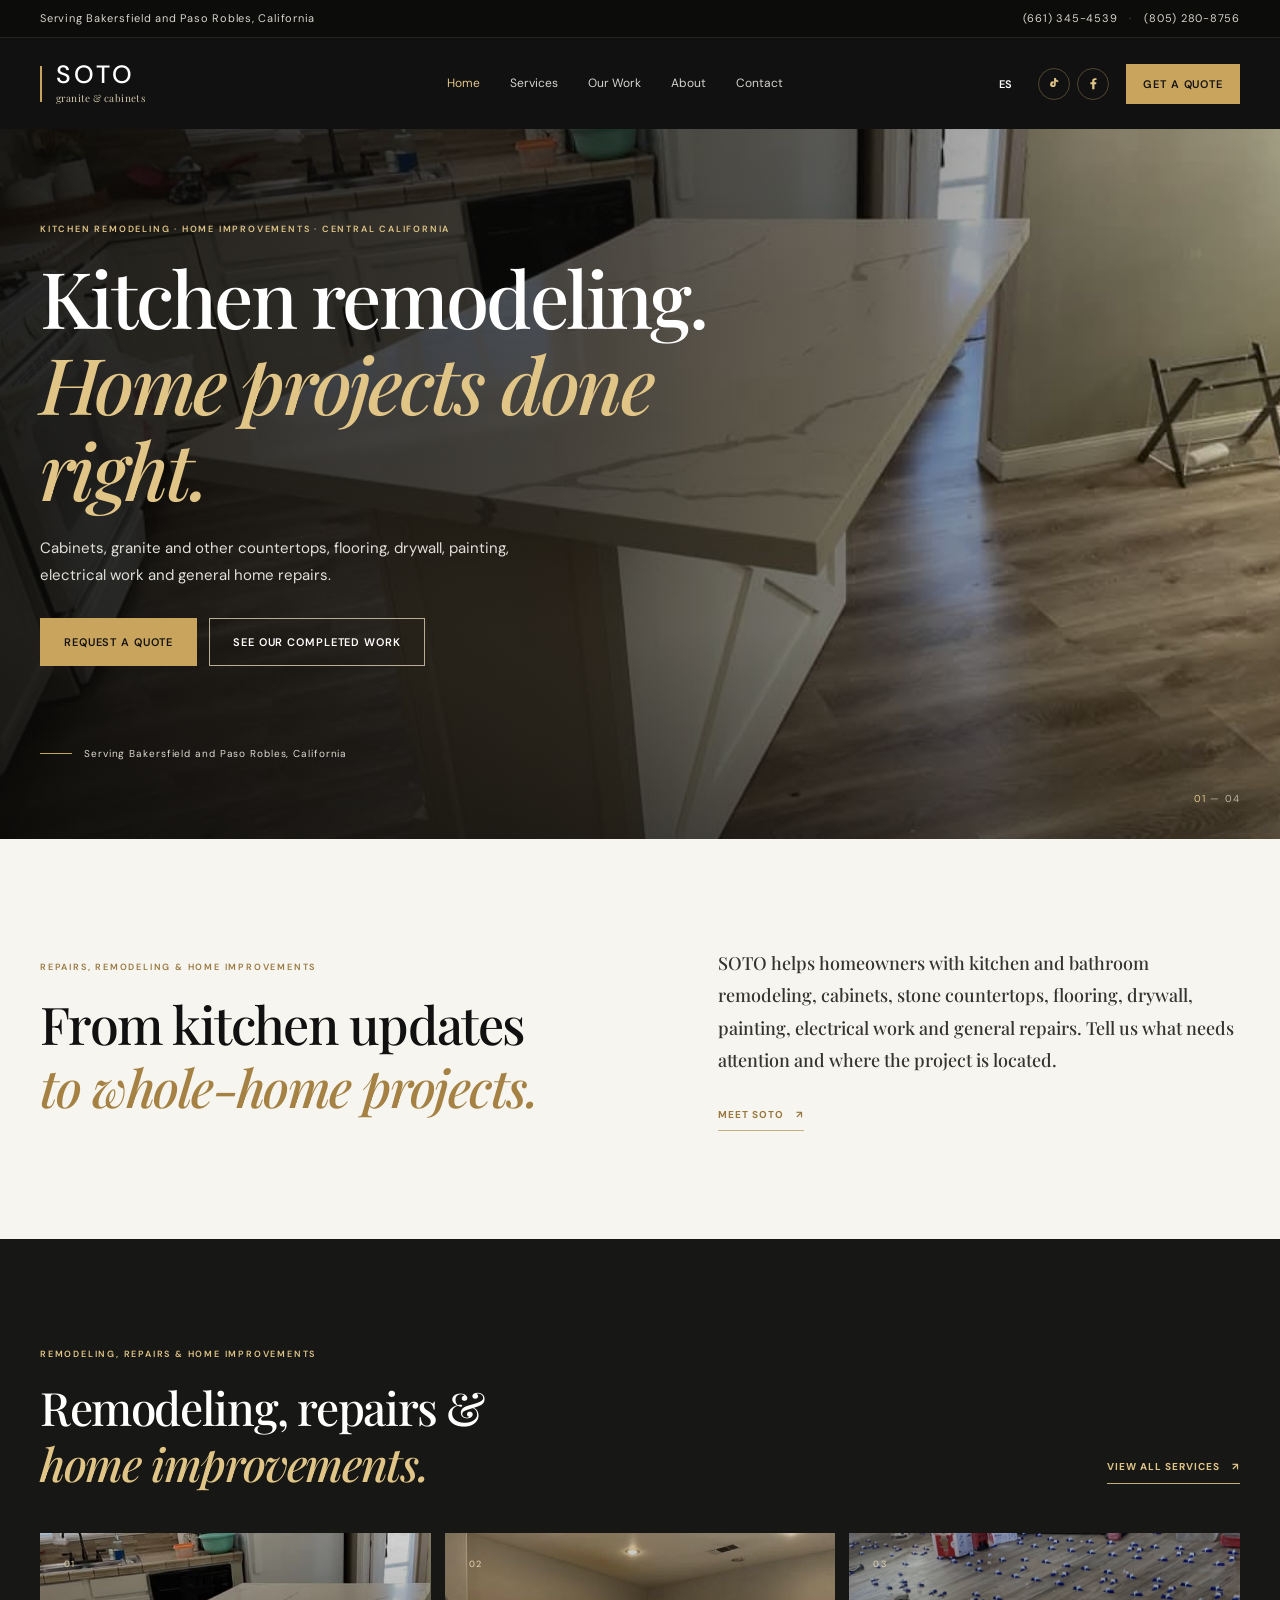
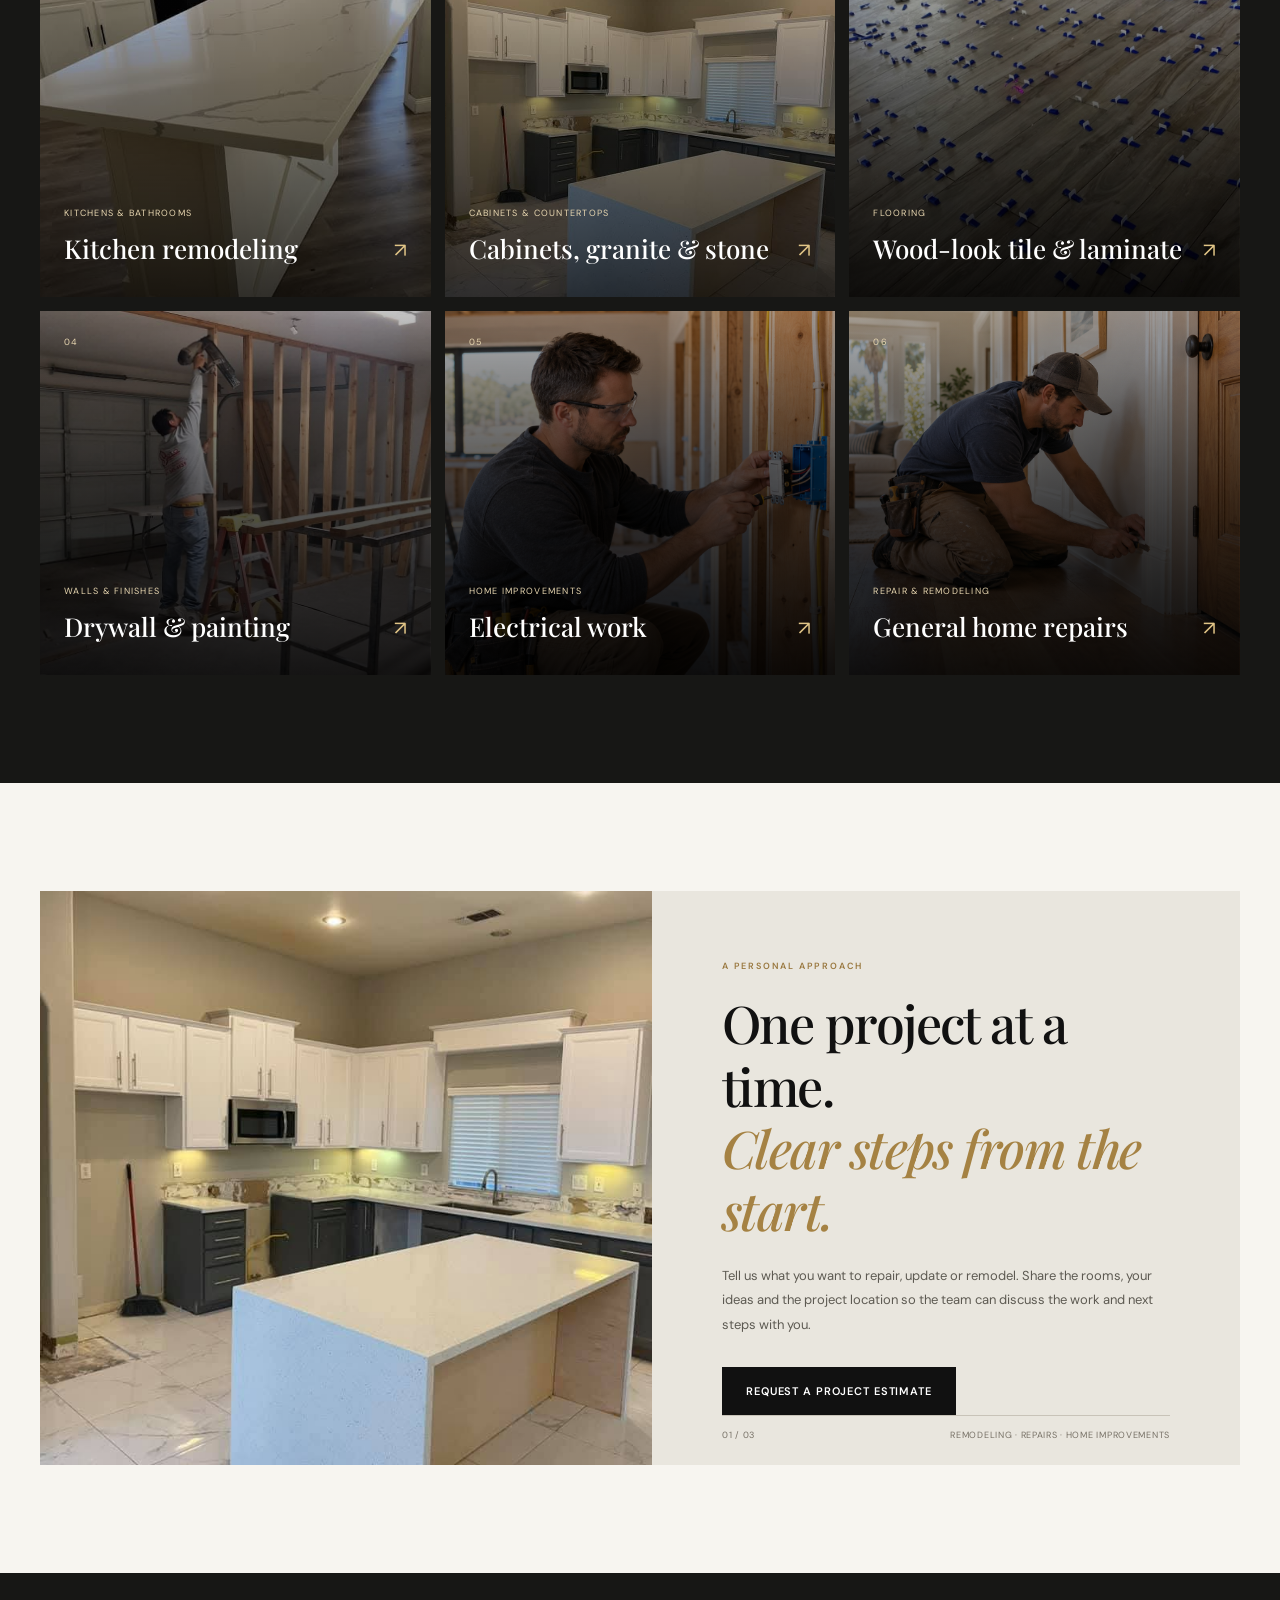
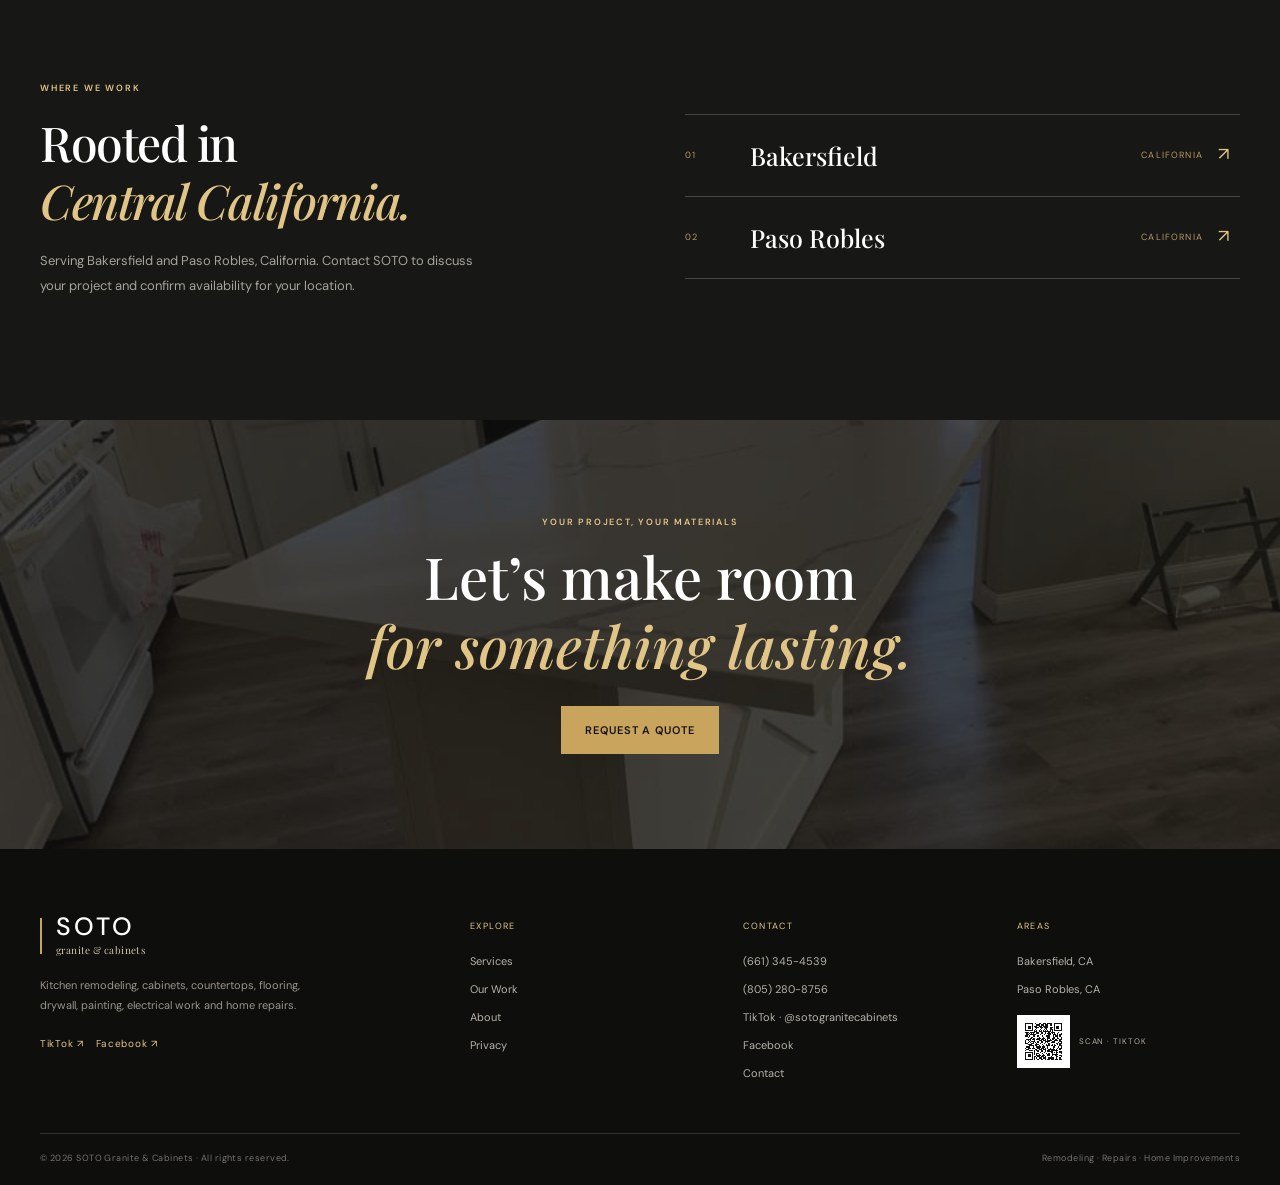
<file: soto-granite-cabinets/index.html>
<!doctype html>
<html lang="en">
<head>
  <meta charset="utf-8">
  <meta name="viewport" content="width=device-width, initial-scale=1">
  <meta name="theme-color" content="#111111">
  <meta name="description" content="SOTO Granite & Cabinets offers kitchen remodeling, cabinets, stone countertops, flooring, drywall, painting, electrical work and home repairs in Bakersfield and Paso Robles, California.">
  <meta property="og:title" content="SOTO Granite & Cabinets | Remodeling & Home Improvements">
  <meta property="og:description" content="Kitchen remodeling, cabinets, countertops, flooring, drywall, painting, electrical work and general home repairs in Central California.">
  <meta property="og:type" content="website">
  <title>SOTO Granite & Cabinets | Kitchen Remodeling & Home Improvements</title>
  <link rel="icon" href="assets/favicon.svg" type="image/svg+xml">
  <link rel="preconnect" href="https://images.unsplash.com">
  <link rel="stylesheet" href="styles.css">
  <script defer src="script.js"></script>
</head>
<body data-page="home">
  <div id="site-header"></div>
  <main>
    <section class="hero">
      <div class="hero-image" role="img" aria-label="Warm modern kitchen with a stone island"></div>
      <div class="hero-shade"></div>
      <div class="container hero-content">
        <p class="eyebrow" data-i18n="heroEyebrow">KITCHEN REMODELING · HOME IMPROVEMENTS · CENTRAL CALIFORNIA</p>
        <h1 data-i18n="heroTitle">Kitchen remodeling.<br><em>Home projects done right.</em></h1>
        <p class="hero-copy" data-i18n="heroCopy">Cabinets, granite and other countertops, flooring, drywall, painting, electrical work and general home repairs.</p>
        <div class="button-row"><a class="button button-gold" href="contact.html" data-i18n="requestQuote">Request a quote</a><a class="button button-outline" href="projects.html" data-i18n="exploreWork">Explore our work</a></div>
        <div class="hero-location"><span class="gold-rule"></span><span data-i18n="serviceAreas">Serving Bakersfield and Paso Robles, California</span></div>
      </div>
      <div class="hero-index"><span>01</span> — 04</div>
    </section>

    <section class="intro-section section-pad">
      <div class="container intro-grid">
        <div><p class="eyebrow dark-eyebrow" data-i18n="introEyebrow">REPAIRS, REMODELING & HOME IMPROVEMENTS</p><h2 data-i18n="introTitle">From kitchen updates<br><em>to whole-home projects.</em></h2></div>
        <div><p class="lead" data-i18n="introCopy">SOTO helps homeowners with kitchen and bathroom remodeling, cabinets, stone countertops, flooring, drywall, painting, electrical work and general repairs. Tell us what needs attention and where the project is located.</p><a class="text-link" href="about.html"><span data-i18n="meetSoto">Meet SOTO</span> <span aria-hidden="true">↗</span></a></div>
      </div>
    </section>

    <section class="services-section section-pad">
      <div class="container">
        <div class="section-heading"><div><p class="eyebrow" data-i18n="servicesEyebrow">WHAT WE DO</p><h2 data-i18n="servicesTitle">Remodeling, repairs &<br><em>home improvements.</em></h2></div><a class="text-link light-link" href="services.html"><span data-i18n="allServices">View all services</span> <span aria-hidden="true">↗</span></a></div>
        <div class="service-cards">
          <a class="service-card service-card-one" href="services.html#kitchens"><span class="card-number">01</span><div><span class="card-kicker" data-i18n="serviceKitchenKicker">KITCHENS & BATHROOMS</span><h3 data-i18n="serviceKitchen">Kitchen remodeling</h3><span class="card-arrow">↗</span></div></a>
          <a class="service-card service-card-two" href="services.html#cabinets"><span class="card-number">02</span><div><span class="card-kicker" data-i18n="serviceCabKicker">CABINETS & COUNTERTOPS</span><h3 data-i18n="serviceCab">Cabinets, granite & stone</h3><span class="card-arrow">↗</span></div></a>
          <a class="service-card service-card-three" href="services.html#flooring"><span class="card-number">03</span><div><span class="card-kicker" data-i18n="serviceFloorKicker">FLOORING</span><h3 data-i18n="serviceFloor">Floor installation</h3><span class="card-arrow">↗</span></div></a>
          <a class="service-card service-card-four" href="services.html#drywall"><span class="card-number">04</span><div><span class="card-kicker" data-i18n="serviceDrywallKicker">WALLS & FINISHES</span><h3 data-i18n="serviceDrywall">Drywall & painting</h3><span class="card-arrow">↗</span></div></a>
          <a class="service-card service-card-five" href="services.html#electrical"><span class="card-number">05</span><div><span class="card-kicker" data-i18n="serviceElectricalKicker">HOME IMPROVEMENTS</span><h3 data-i18n="serviceElectrical">Electrical work</h3><span class="card-arrow">↗</span></div></a>
          <a class="service-card service-card-six" href="services.html#repairs"><span class="card-number">06</span><div><span class="card-kicker" data-i18n="serviceRepairKicker">REPAIR & REMODELING</span><h3 data-i18n="serviceRepair">General home repairs</h3><span class="card-arrow">↗</span></div></a>
        </div>
      </div>
    </section>

    <section class="feature-section section-pad">
      <div class="container feature-grid">
        <div class="feature-image" role="img" aria-label="Stone countertop and cabinetry in a bright kitchen"></div>
        <div class="feature-copy"><p class="eyebrow dark-eyebrow" data-i18n="featureEyebrow">A PERSONAL APPROACH</p><h2 data-i18n="featureTitle">One project at a time.<br><em>Clear steps from the start.</em></h2><p data-i18n="featureCopy">Tell us what you want to repair, update or remodel. Share the rooms, your ideas and the project location so the team can discuss the work and next steps with you.</p><a class="button button-dark" href="contact.html" data-i18n="startConversation">Request a project estimate</a><div class="feature-caption"><span>01 / 03</span><span data-i18n="featureCaption">Remodeling · repairs · home improvements</span></div></div>
      </div>
    </section>

    <section class="locations-section section-pad">
      <div class="container locations-grid"><div><p class="eyebrow" data-i18n="whereEyebrow">WHERE WE WORK</p><h2 data-i18n="whereTitle">Rooted in<br><em>Central California.</em></h2><p class="muted-copy" data-i18n="whereCopy">The company sign identifies Bakersfield and Paso Robles as service areas. Reach out to discuss your project location.</p></div><div class="location-list"><a href="bakersfield.html"><span>01</span><strong>Bakersfield</strong><small>CALIFORNIA</small><b>↗</b></a><a href="paso-robles.html"><span>02</span><strong>Paso Robles</strong><small>CALIFORNIA</small><b>↗</b></a></div></div>
    </section>
    <section class="cta-band"><div class="container cta-inner"><p class="eyebrow" data-i18n="ctaEyebrow">YOUR PROJECT, YOUR MATERIALS</p><h2 data-i18n="ctaTitle">Let’s make room<br><em>for something lasting.</em></h2><a class="button button-gold" href="contact.html" data-i18n="requestQuote">Request a quote</a></div></section>
  </main>
  <div id="site-footer"></div>
</body>
</html>
</file>
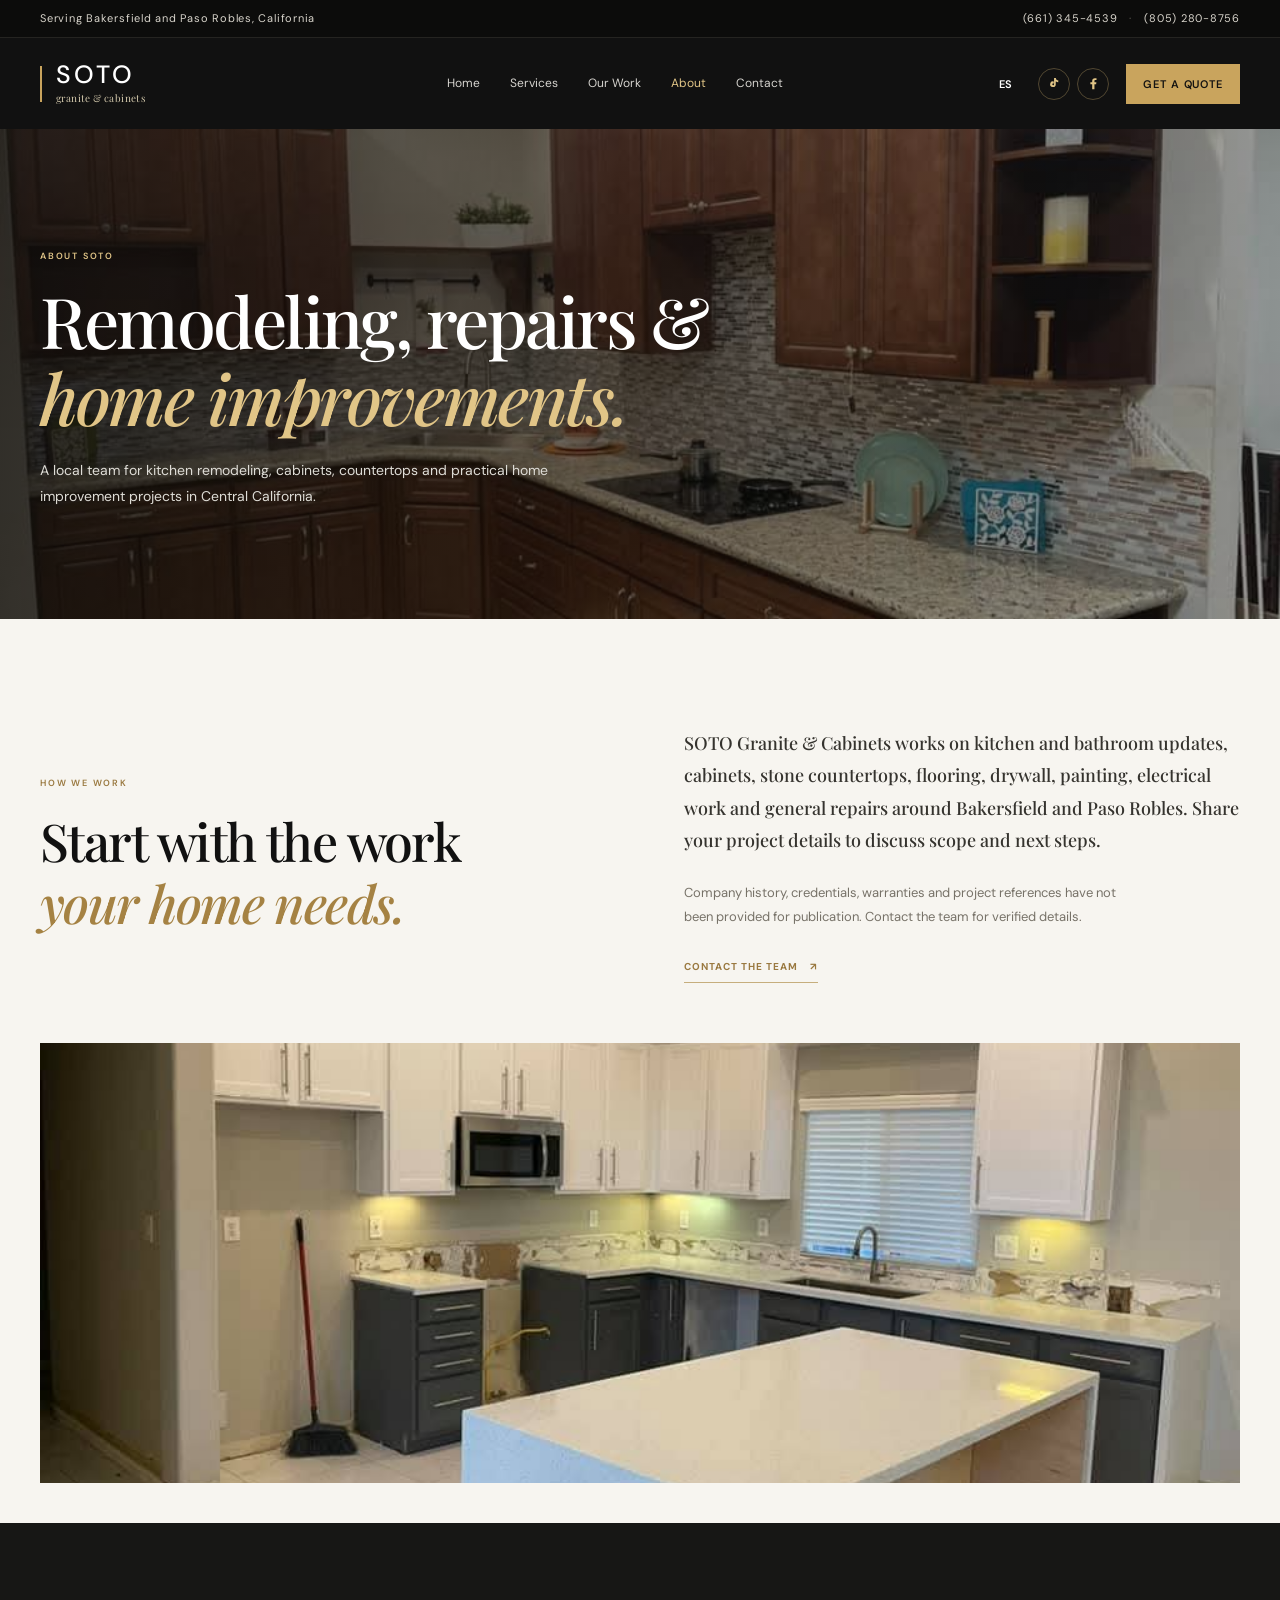
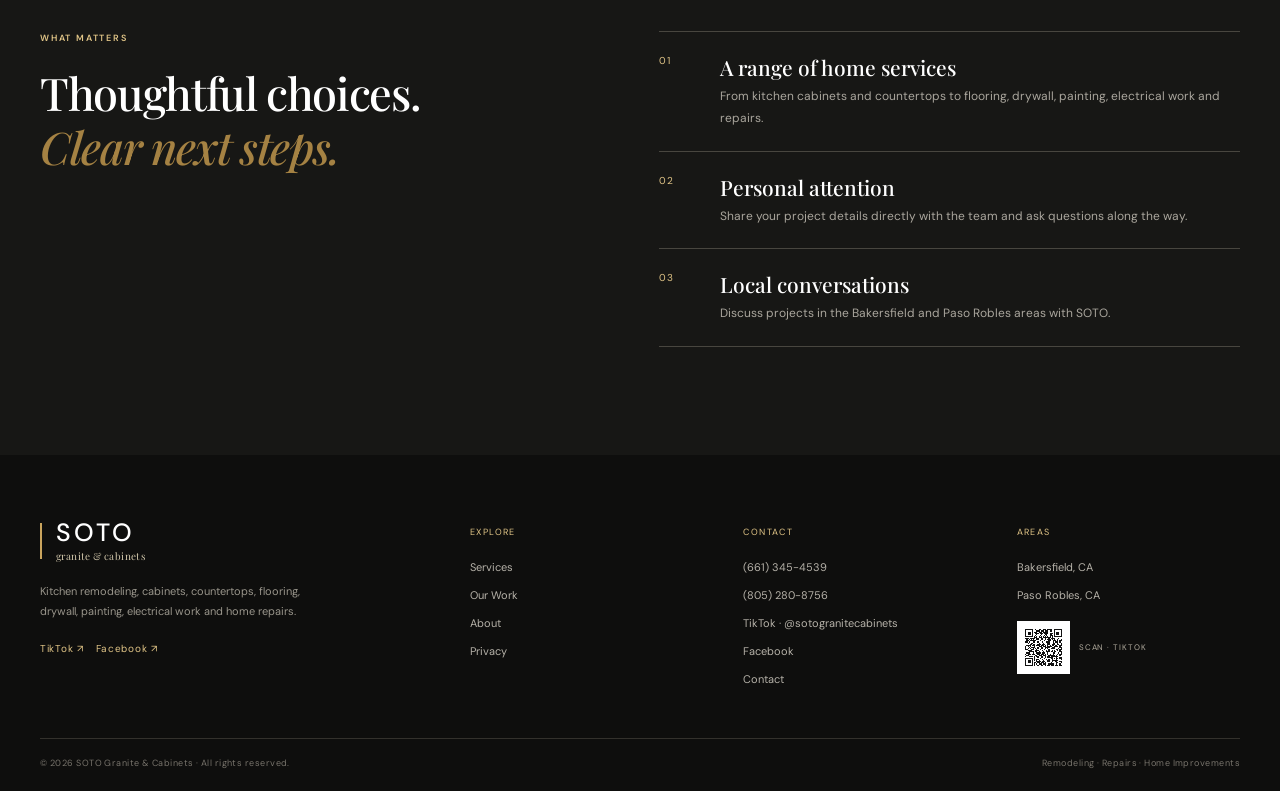
<file: soto-granite-cabinets/about.html>
<!doctype html><html lang="en"><head><meta charset="utf-8"><meta name="viewport" content="width=device-width,initial-scale=1"><meta name="description" content="Learn about SOTO Granite & Cabinets and its remodeling, repair and home improvement services in Bakersfield and Paso Robles, California."><title>About | SOTO Granite & Cabinets</title><link rel="icon" href="assets/favicon.svg" type="image/svg+xml"><link rel="stylesheet" href="styles.css"><script defer src="script.js"></script></head><body data-page="about"><div id="site-header"></div><main><section class="page-hero page-hero-about"><div class="container page-hero-content"><p class="eyebrow" data-i18n="aboutEyebrow">ABOUT SOTO</p><h1 data-i18n="aboutTitle">Commercial & residential.<br><em>Personal by design.</em></h1><p data-i18n="aboutCopy">A local point of contact for stone and cabinet project inquiries in Central California.</p></div></section><section class="about-story section-pad"><div class="container about-grid"><div><p class="eyebrow dark-eyebrow" data-i18n="approachEyebrow">OUR APPROACH</p><h2 data-i18n="approachTitle">A clear conversation<br><em>comes first.</em></h2></div><div><p class="lead" data-i18n="approachCopy">SOTO Granite & Cabinets works with residential and commercial project inquiries around Bakersfield and Paso Robles. Start with the space you want to improve, your material ideas and the details you already know.</p><p class="muted-copy" data-i18n="aboutDisclaimer">Company history, credentials, warranties and project references have not been provided for publication. Contact the team for verified details.</p><a class="text-link" href="contact.html"><span data-i18n="contactTeam">Contact the team</span> ↗</a></div></div><div class="container about-image"></div></section><section class="values section-pad"><div class="container values-grid"><div><p class="eyebrow" data-i18n="valuesEyebrow">WHAT MATTERS</p><h2 data-i18n="valuesTitle">Thoughtful choices.<br><em>Clear next steps.</em></h2></div><div class="value-list"><article><span>01</span><div><h3 data-i18n="valueOneTitle">Materials that fit</h3><p data-i18n="valueOneCopy">Explore surface and cabinet options that suit the project, the room and the way it will be used.</p></div></article><article><span>02</span><div><h3 data-i18n="valueTwoTitle">Personal attention</h3><p data-i18n="valueTwoCopy">Share your project details directly with the team and ask questions along the way.</p></div></article><article><span>03</span><div><h3 data-i18n="valueThreeTitle">Local conversations</h3><p data-i18n="valueThreeCopy">Discuss projects in the Bakersfield and Paso Robles areas with SOTO.</p></div></article></div></div></section></main><div id="site-footer"></div></body></html>
</file>
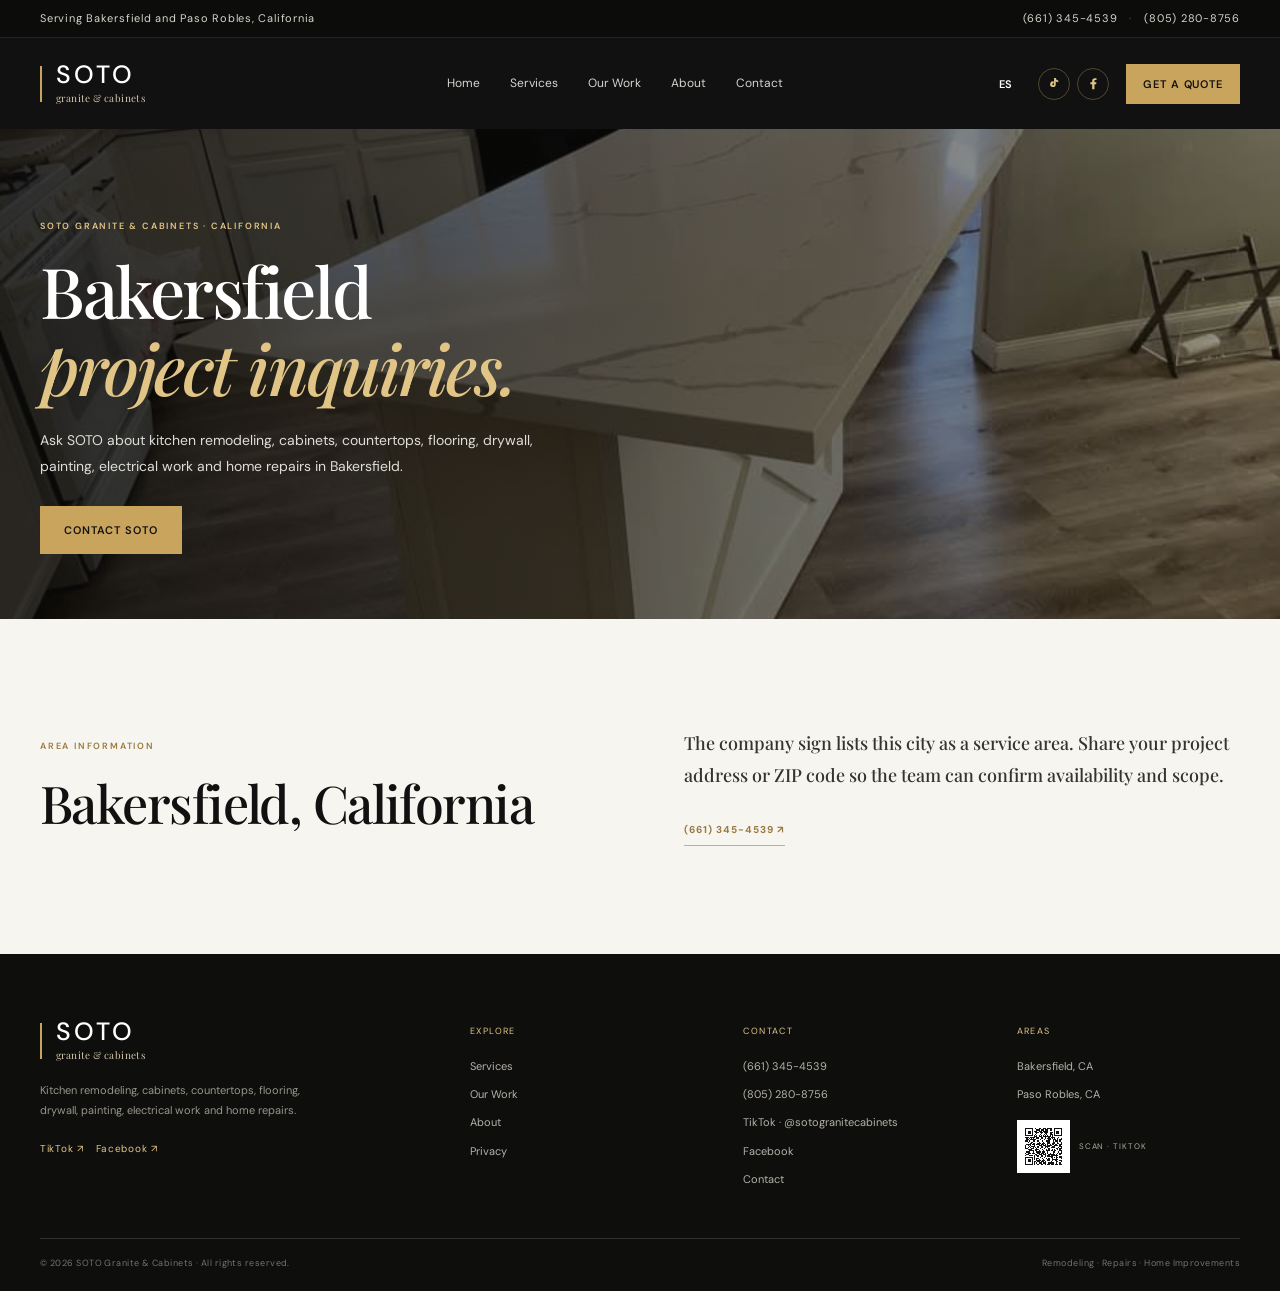
<file: soto-granite-cabinets/bakersfield.html>
<!doctype html><html lang="en"><head><meta charset="utf-8"><meta name="viewport" content="width=device-width,initial-scale=1"><meta name="description" content="Contact SOTO Granite & Cabinets about kitchen remodeling, flooring, cabinets, countertops, drywall, painting, electrical work and home repairs in Bakersfield, California."><title>Bakersfield, CA | SOTO Granite & Cabinets</title><link rel="icon" href="assets/favicon.svg" type="image/svg+xml"><link rel="stylesheet" href="styles.css"><script defer src="script.js"></script></head><body data-page="city"><div id="site-header"></div><main><section class="page-hero page-hero-bakersfield"><div class="container page-hero-content"><p class="eyebrow">SOTO GRANITE & CABINETS · CALIFORNIA</p><h1 data-i18n="cityTitleBakersfield">Bakersfield<br><em>project inquiries.</em></h1><p data-i18n="cityCopyBakersfield">Discuss a residential or commercial stone and cabinet project in the Bakersfield area with SOTO.</p><a class="button button-gold" href="contact.html" data-i18n="contactSoto">Contact SOTO</a></div></section><section class="city-detail section-pad"><div class="container about-grid"><div><p class="eyebrow dark-eyebrow" data-i18n="areaLabel">AREA INFORMATION</p><h2 data-i18n="bakersfieldHeading">Bakersfield, California</h2></div><div><p class="lead" data-i18n="cityDetail">The company sign lists Bakersfield as a service area. Share your project address or ZIP code so the team can confirm availability and scope.</p><a class="text-link" href="tel:+16613454539">(661) 345-4539 ↗</a></div></div></section></main><div id="site-footer"></div></body></html>
</file>
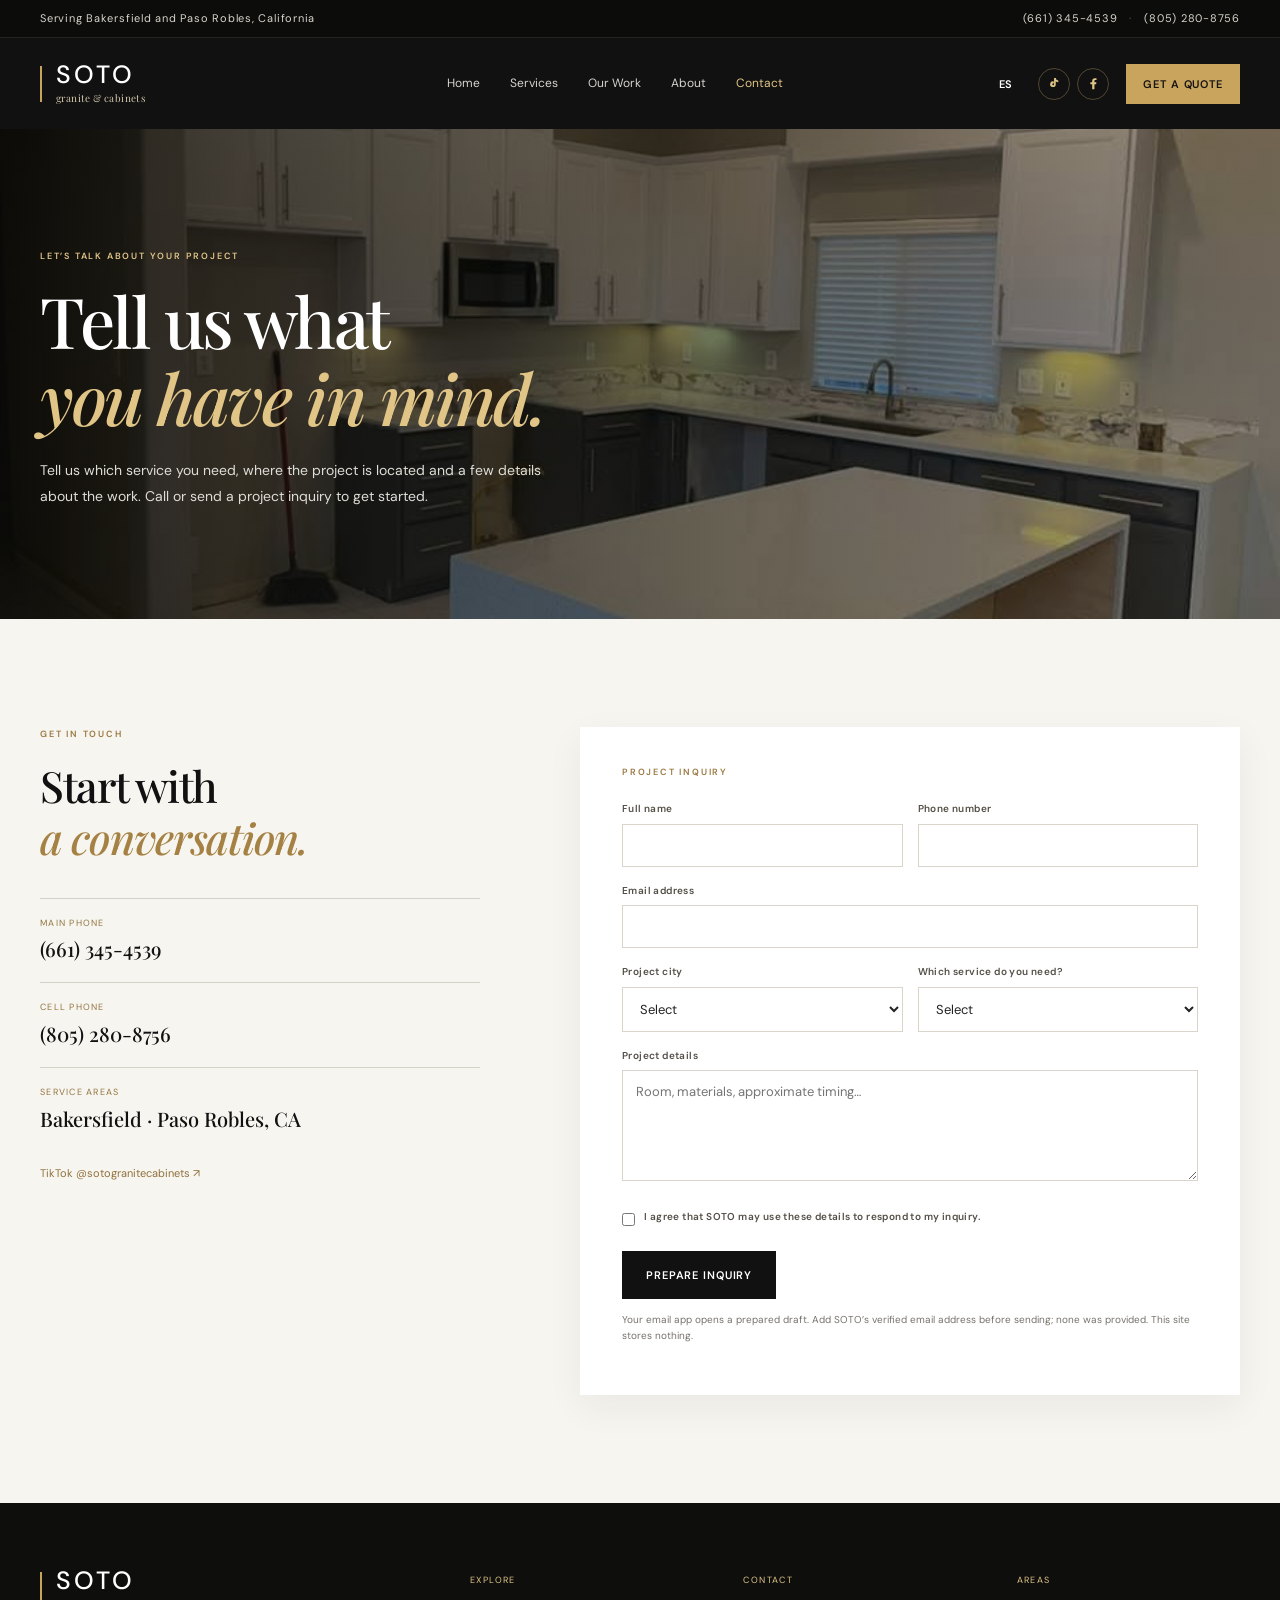
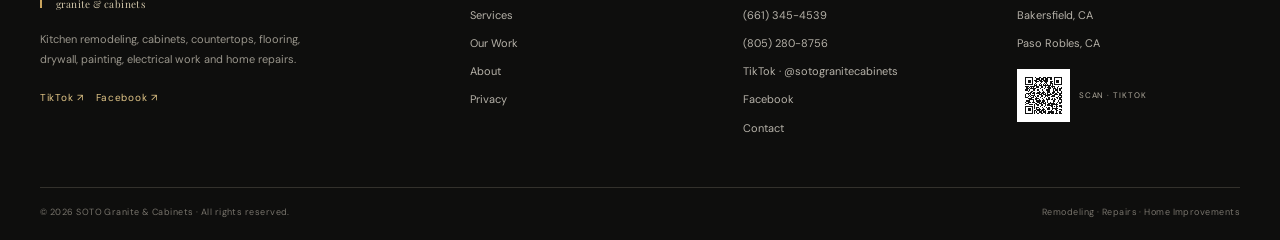
<file: soto-granite-cabinets/contact.html>
<!doctype html><html lang="en"><head><meta charset="utf-8"><meta name="viewport" content="width=device-width,initial-scale=1"><meta name="description" content="Contact SOTO Granite & Cabinets about kitchen remodeling, cabinets, countertops, flooring, painting, drywall, electrical work or home repairs."><title>Contact & Quote Request | SOTO Granite & Cabinets</title><link rel="icon" href="assets/favicon.svg" type="image/svg+xml"><link rel="stylesheet" href="styles.css"><script defer src="script.js"></script></head><body data-page="contact"><div id="site-header"></div><main><section class="page-hero page-hero-contact"><div class="container page-hero-content"><p class="eyebrow" data-i18n="contactEyebrow">LET’S TALK ABOUT YOUR PROJECT</p><h1 data-i18n="contactTitle">Tell us what<br><em>you have in mind.</em></h1><p data-i18n="contactCopy">Send a few project details or call the team directly. We’ll follow up about scope and next steps.</p></div></section><section class="contact-section section-pad"><div class="container contact-grid"><div class="contact-details"><p class="eyebrow dark-eyebrow" data-i18n="getInTouch">GET IN TOUCH</p><h2 data-i18n="contactHeading">Start with<br><em>a conversation.</em></h2><div class="contact-number"><span data-i18n="mainPhone">MAIN PHONE</span><a href="tel:+16613454539">(661) 345-4539</a></div><div class="contact-number"><span data-i18n="mobilePhone">CELL PHONE</span><a href="tel:+18052808756">(805) 280-8756</a></div><div class="contact-number"><span data-i18n="serviceAreasLabel">SERVICE AREAS</span><p>Bakersfield · Paso Robles, CA</p></div><a class="social-inline" href="https://www.tiktok.com/@sotogranitecabinets" target="_blank" rel="noopener noreferrer">TikTok @sotogranitecabinets ↗</a></div><form class="contact-form" id="quote-form"><p class="eyebrow dark-eyebrow" data-i18n="quoteRequestEyebrow">PROJECT INQUIRY</p><div class="form-row"><label><span data-i18n="fullName">Full name</span><input name="name" required autocomplete="name"></label><label><span data-i18n="phoneLabel">Phone number</span><input name="phone" type="tel" autocomplete="tel"></label></div><label><span data-i18n="emailLabel">Email address</span><input name="email" type="email" required autocomplete="email"></label><div class="form-row"><label><span data-i18n="cityLabel">Project city</span><select name="city"><option value="">Select</option><option>Bakersfield, CA</option><option>Paso Robles, CA</option><option>Other</option></select></label><label><span data-i18n="serviceLabel">Which service do you need?</span><select name="service"><option value="" data-i18n="selectOption">Select</option><option data-i18n="serviceKitchenOption">Kitchen or bathroom remodeling</option><option data-i18n="serviceCabinetOption">Cabinets, granite or countertops</option><option data-i18n="serviceFloorOption">Flooring</option><option data-i18n="serviceDrywallOption">Drywall or painting</option><option data-i18n="serviceElectricalOption">Electrical work</option><option data-i18n="serviceRepairOption">General home repairs</option><option data-i18n="serviceOtherOption">Other</option></select></label></div><label><span data-i18n="messageLabel">Project details</span><textarea name="message" rows="5" placeholder="Room, materials, approximate timing…"></textarea></label><label class="consent"><input type="checkbox" required><span data-i18n="privacyConsent">I agree that SOTO may use these details to respond to my inquiry.</span></label><button class="button button-dark" type="submit" data-i18n="sendInquiry">Prepare inquiry</button><p class="form-note" data-i18n="formNote">This form opens your email app with your message prepared. No information is stored on this website.</p><p class="form-status" id="form-status" aria-live="polite"></p></form></div></section></main><div id="site-footer"></div></body></html>
</file>
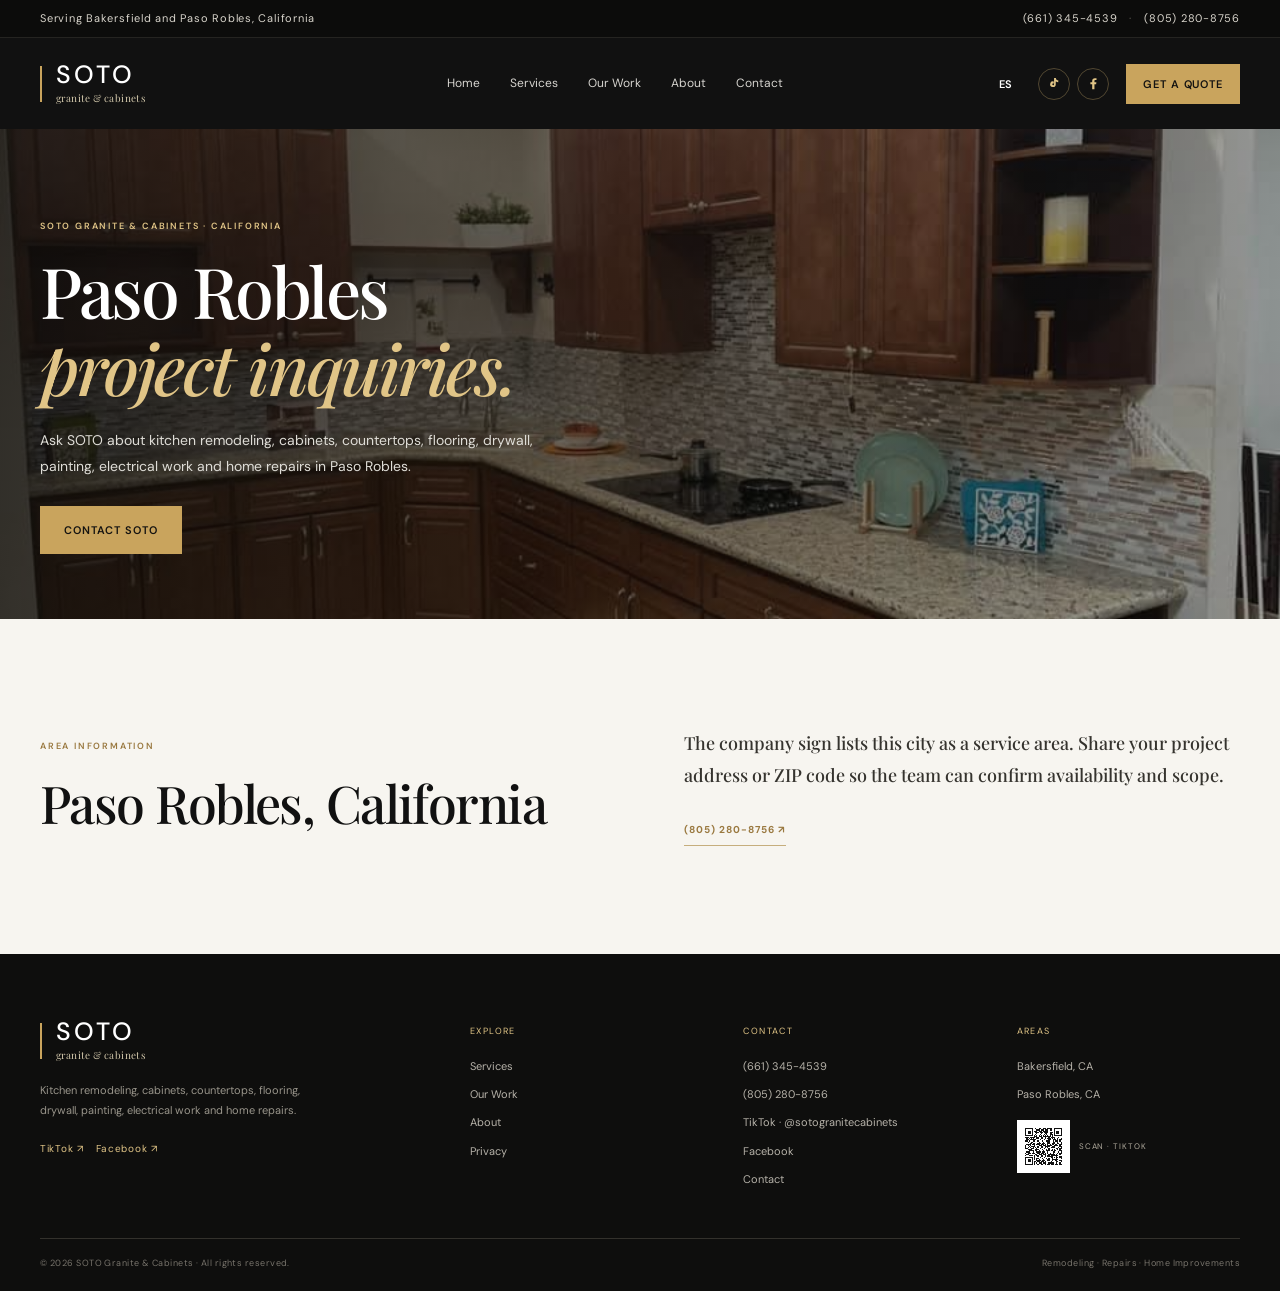
<file: soto-granite-cabinets/paso-robles.html>
<!doctype html><html lang="en"><head><meta charset="utf-8"><meta name="viewport" content="width=device-width,initial-scale=1"><meta name="description" content="Contact SOTO Granite & Cabinets about kitchen remodeling, flooring, cabinets, countertops, drywall, painting, electrical work and home repairs in Paso Robles, California."><title>Paso Robles, CA | SOTO Granite & Cabinets</title><link rel="icon" href="assets/favicon.svg" type="image/svg+xml"><link rel="stylesheet" href="styles.css"><script defer src="script.js"></script></head><body data-page="city"><div id="site-header"></div><main><section class="page-hero page-hero-paso"><div class="container page-hero-content"><p class="eyebrow">SOTO GRANITE & CABINETS · CALIFORNIA</p><h1 data-i18n="cityTitlePaso">Paso Robles<br><em>project inquiries.</em></h1><p data-i18n="cityCopyPaso">Discuss a residential or commercial stone and cabinet project in the Paso Robles area with SOTO.</p><a class="button button-gold" href="contact.html" data-i18n="contactSoto">Contact SOTO</a></div></section><section class="city-detail section-pad"><div class="container about-grid"><div><p class="eyebrow dark-eyebrow" data-i18n="areaLabel">AREA INFORMATION</p><h2 data-i18n="pasoHeading">Paso Robles, California</h2></div><div><p class="lead" data-i18n="cityDetail">The company sign lists Paso Robles as a service area. Share your project address or ZIP code so the team can confirm availability and scope.</p><a class="text-link" href="tel:+18052808756">(805) 280-8756 ↗</a></div></div></section></main><div id="site-footer"></div></body></html>
</file>
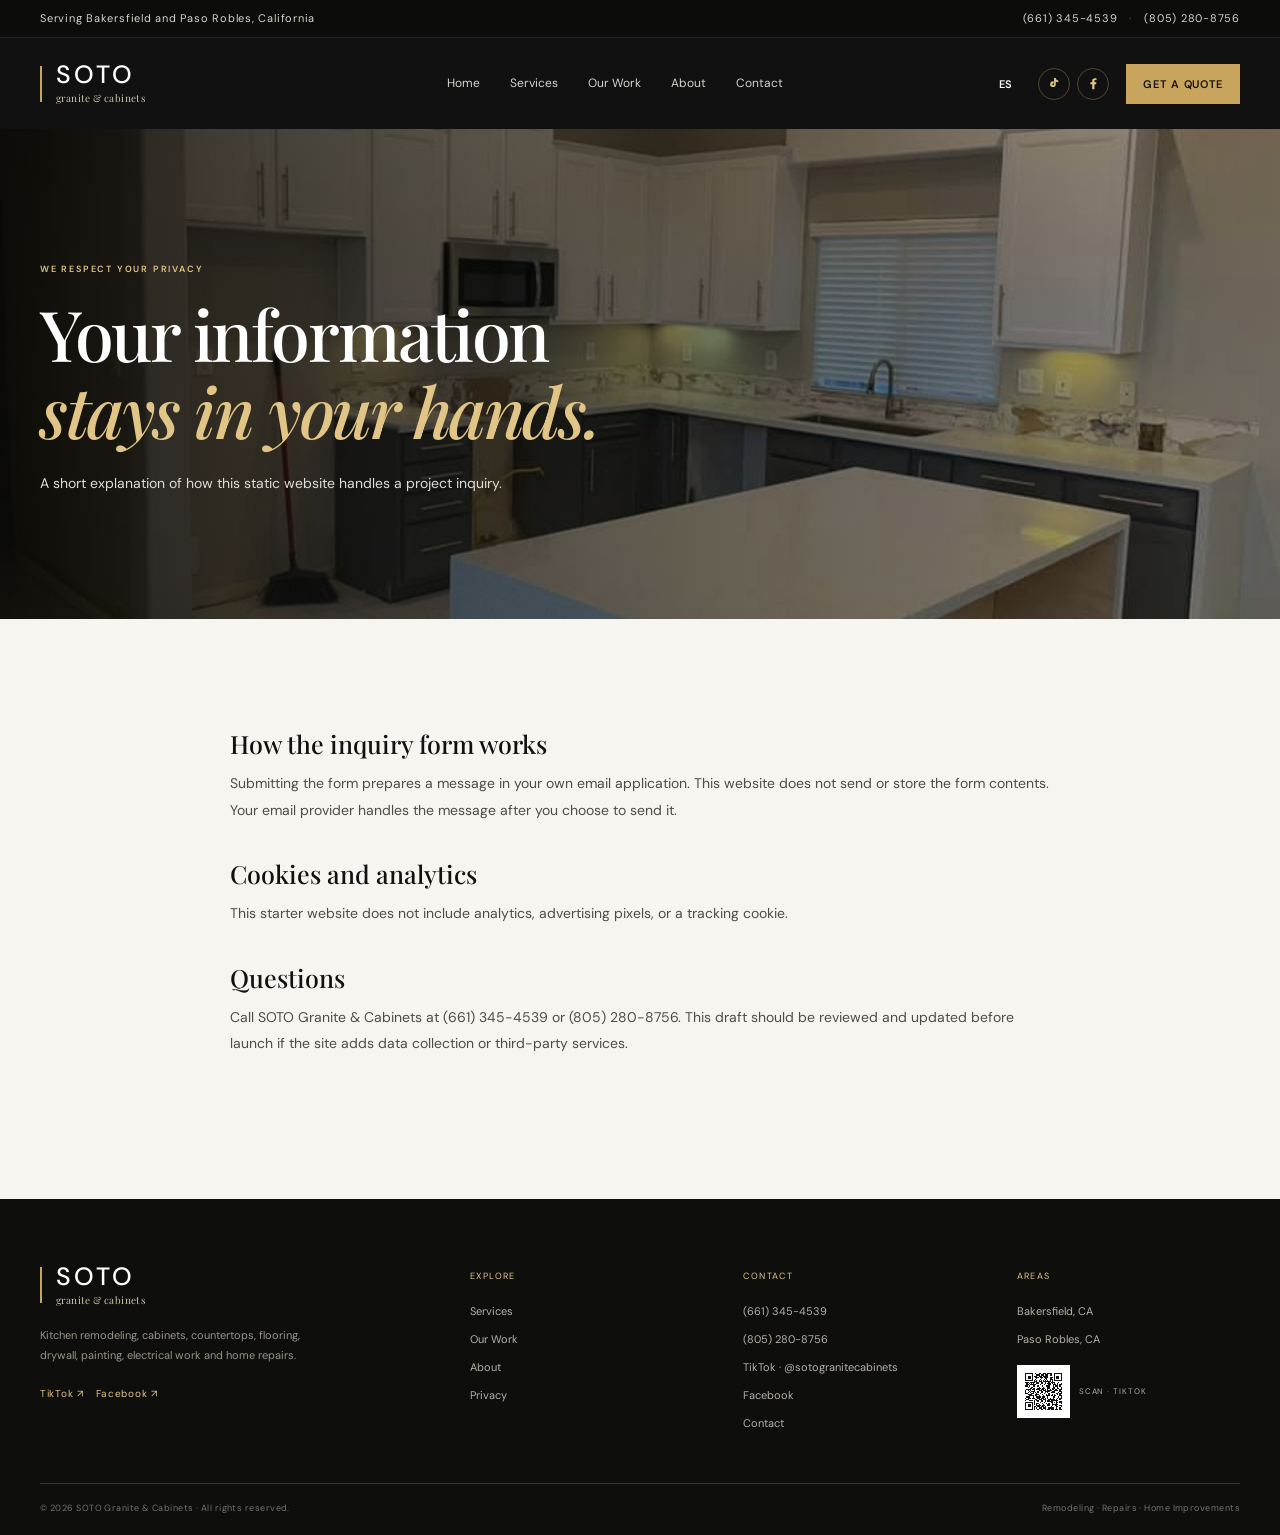
<file: soto-granite-cabinets/privacy.html>
<!doctype html><html lang="en"><head><meta charset="utf-8"><meta name="viewport" content="width=device-width,initial-scale=1"><meta name="description" content="Privacy information for the SOTO Granite & Cabinets website."><title>Privacy | SOTO Granite & Cabinets</title><link rel="icon" href="assets/favicon.svg" type="image/svg+xml"><link rel="stylesheet" href="styles.css"><script defer src="script.js"></script></head><body data-page="privacy"><div id="site-header"></div><main><section class="page-hero page-hero-contact"><div class="container page-hero-content"><p class="eyebrow" data-i18n="privacyEyebrow">WE RESPECT YOUR PRIVACY</p><h1 data-i18n="privacyTitle">Your information<br><em>stays in your hands.</em></h1><p data-i18n="privacyLead">A short explanation of how this static website handles a project inquiry.</p></div></section><section class="legal-copy section-pad"><div class="container"><h2 data-i18n="privacyHowTitle">How the inquiry form works</h2><p data-i18n="privacyHow">Submitting the form prepares a message in your own email application. This website does not send or store the form contents. Your email provider handles the message after you choose to send it.</p><h2 data-i18n="privacyCookiesTitle">Cookies and analytics</h2><p data-i18n="privacyCookies">This starter website does not include analytics, advertising pixels, or a tracking cookie.</p><h2 data-i18n="privacyContactTitle">Questions</h2><p data-i18n="privacyContact">Call SOTO Granite & Cabinets at (661) 345-4539 or (805) 280-8756. This draft should be reviewed and updated before launch if the site adds data collection or third-party services.</p></div></section></main><div id="site-footer"></div></body></html>
</file>
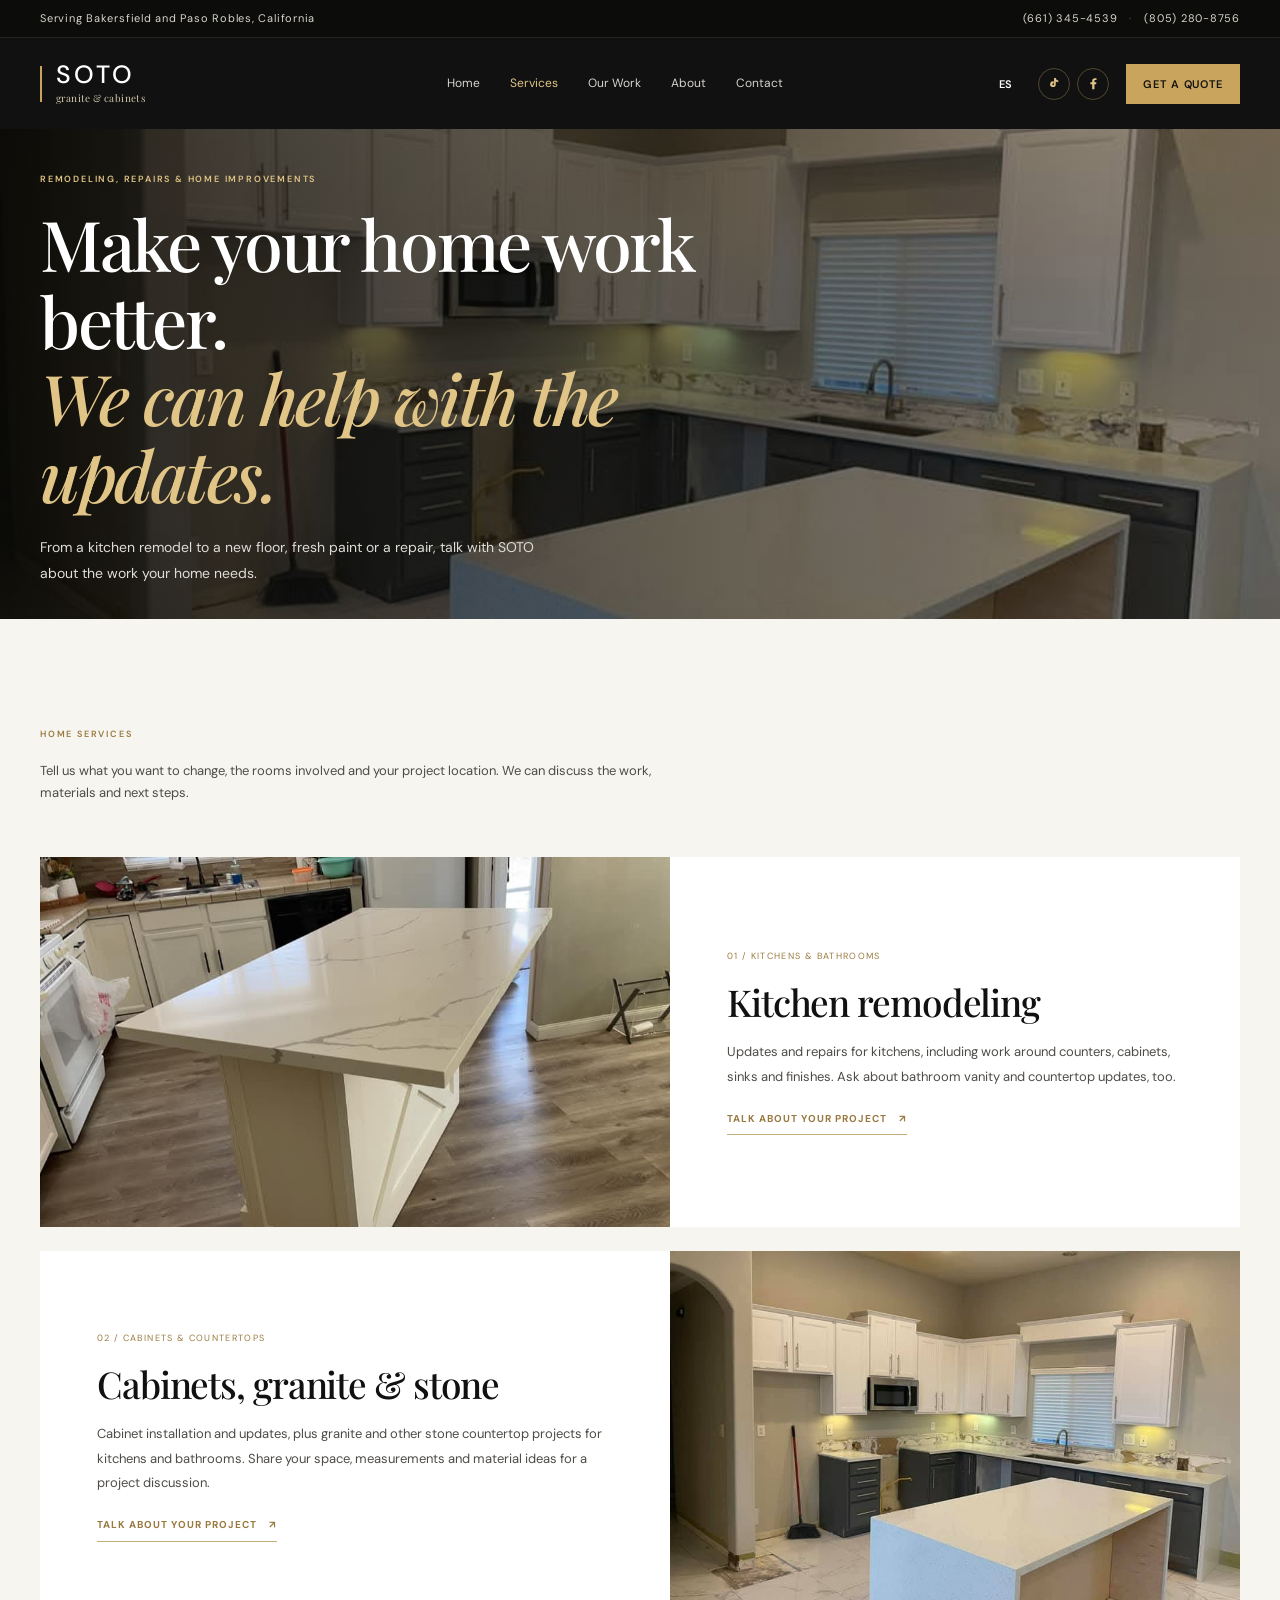
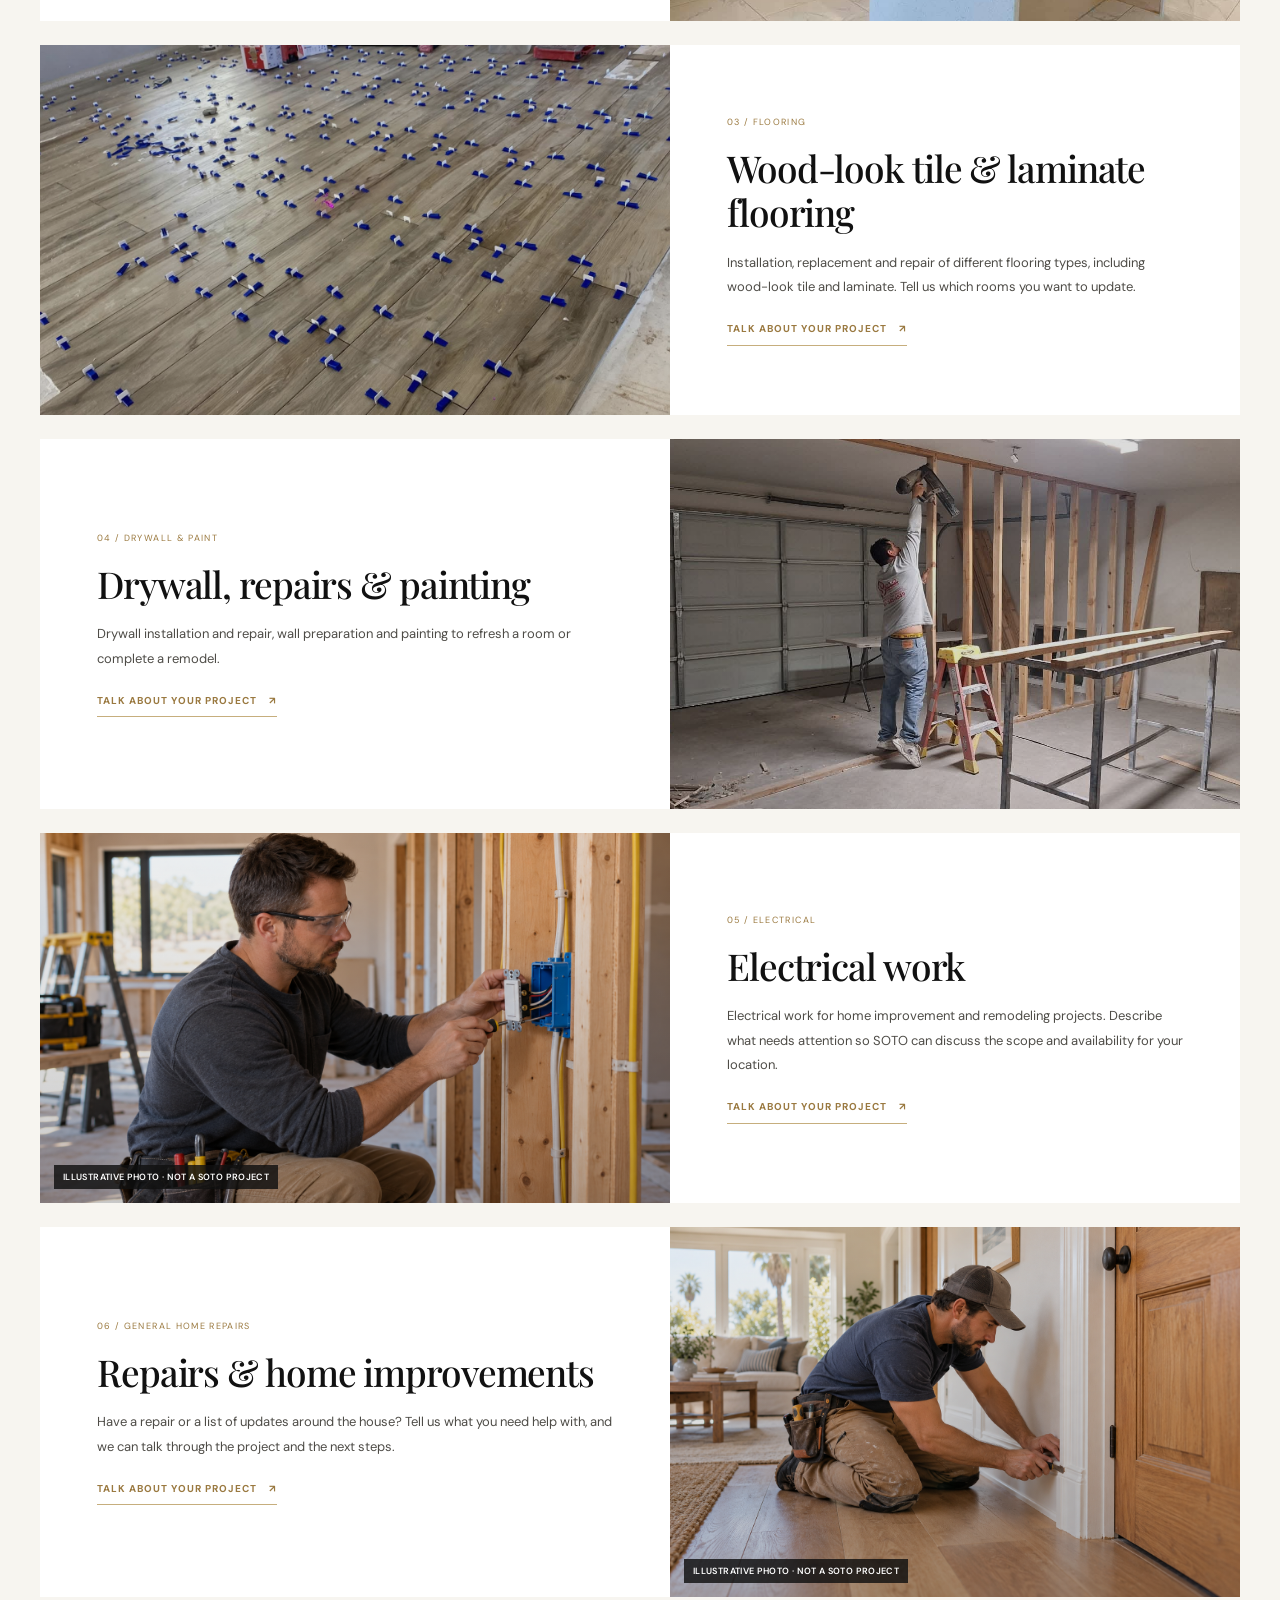
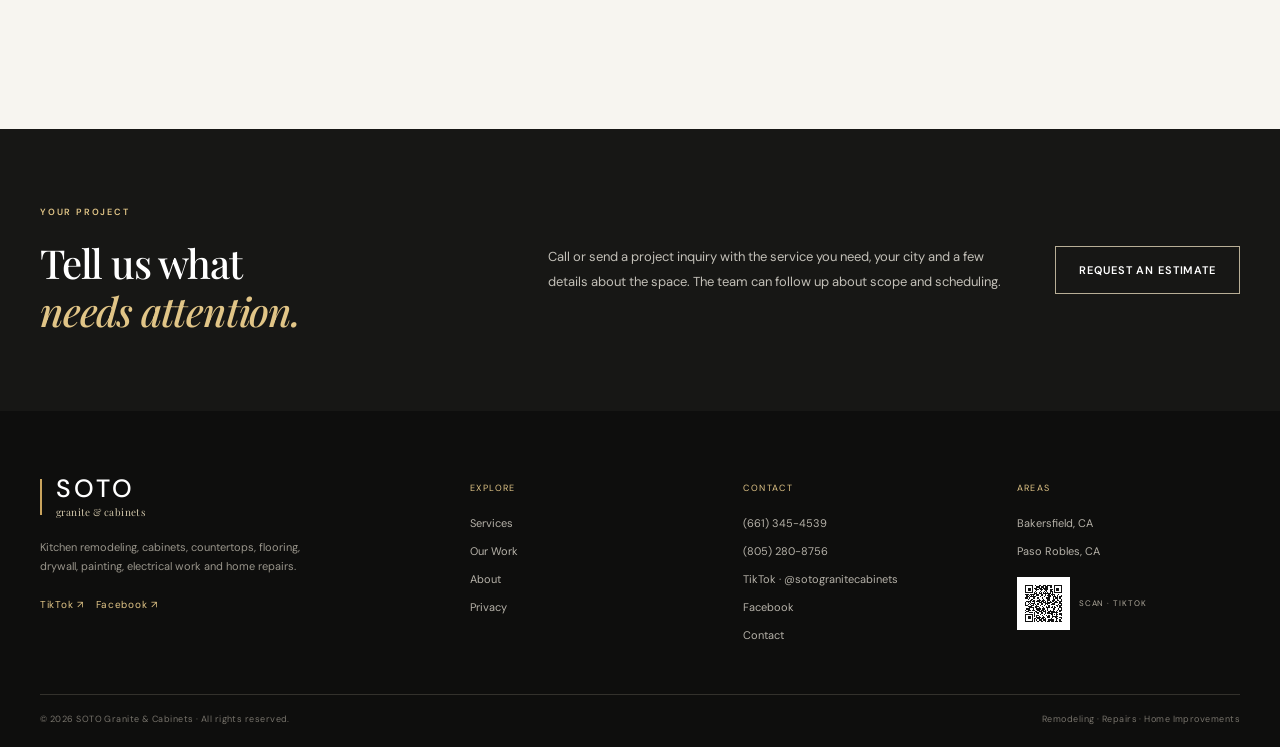
<file: soto-granite-cabinets/services.html>
<!doctype html>
<html lang="en">
<head>
  <meta charset="utf-8">
  <meta name="viewport" content="width=device-width,initial-scale=1">
  <meta name="description" content="Kitchen remodeling, cabinets, granite and stone countertops, flooring, drywall, painting, electrical work and general home repairs by SOTO in Bakersfield and Paso Robles, California.">
  <title>Services | SOTO Granite & Cabinets</title>
  <link rel="icon" href="assets/favicon.svg" type="image/svg+xml">
  <link rel="stylesheet" href="styles.css">
  <script defer src="script.js"></script>
</head>
<body data-page="services">
  <div id="site-header"></div>
  <main>
    <section class="page-hero page-hero-services">
      <div class="container page-hero-content">
        <p class="eyebrow" data-i18n="servicesEyebrow">REMODELING, REPAIRS & HOME IMPROVEMENTS</p>
        <h1 data-i18n="servicesPageTitle">Make your home work better.<br><em>We can help with the updates.</em></h1>
        <p data-i18n="servicesPageCopy">From a kitchen remodel to a new floor, fresh paint or a repair, talk with SOTO about the work your home needs.</p>
      </div>
    </section>
    <section class="catalog section-pad">
      <div class="container">
        <div class="catalog-intro">
          <p class="eyebrow dark-eyebrow" data-i18n="catalogEyebrow">HOME SERVICES</p>
          <p data-i18n="catalogNote">Tell us what you want to change, the rooms involved and your project location. We can discuss the work, materials and next steps.</p>
        </div>
        <article class="catalog-row" id="kitchens">
          <div class="catalog-photo stone-photo"></div>
          <div class="catalog-info"><span data-i18n="kitchenServiceLabel">01 / KITCHENS & BATHROOMS</span><h2 data-i18n="kitchenServiceTitle">Kitchen remodeling</h2><p data-i18n="kitchenServiceCopy">Updates and repairs for kitchens, including work around counters, cabinets, sinks and finishes. Ask about bathroom vanity and countertop updates, too.</p><a href="contact.html" class="text-link"><span data-i18n="discussProject">Talk about your project</span> ↗</a></div>
        </article>
        <article class="catalog-row reverse" id="cabinets">
          <div class="catalog-photo cabinet-photo"></div>
          <div class="catalog-info"><span data-i18n="cabinetServiceLabel">02 / CABINETS & COUNTERTOPS</span><h2 data-i18n="cabinetServiceTitle">Cabinets, granite & stone</h2><p data-i18n="cabinetServiceCopy">Cabinet installation and updates, plus granite and other stone countertop projects for kitchens and bathrooms. Share your space, measurements and material ideas for a project discussion.</p><a href="contact.html" class="text-link"><span data-i18n="discussProject">Talk about your project</span> ↗</a></div>
        </article>
        <article class="catalog-row" id="flooring">
          <div class="catalog-photo floor-photo"></div>
          <div class="catalog-info"><span data-i18n="floorServiceLabel">03 / FLOORING</span><h2 data-i18n="floorServiceTitle">Tile & laminate flooring</h2><p data-i18n="floorServiceCopy">Installation, replacement and repair of different flooring types, including wood-look tile and laminate. Tell us which rooms you want to update.</p><a href="contact.html" class="text-link"><span data-i18n="discussProject">Talk about your project</span> ↗</a></div>
        </article>
        <article class="catalog-row reverse" id="drywall">
          <div class="catalog-photo drywall-photo"></div>
          <div class="catalog-info"><span data-i18n="drywallServiceLabel">04 / DRYWALL & PAINT</span><h2 data-i18n="drywallServiceTitle">Drywall, repairs & painting</h2><p data-i18n="drywallServiceCopy">Drywall installation and repair, wall preparation and painting to refresh a room or complete a remodel.</p><a href="contact.html" class="text-link"><span data-i18n="discussProject">Talk about your project</span> ↗</a></div>
        </article>
        <article class="catalog-row" id="electrical">
          <div class="catalog-photo electrical-photo" role="img" aria-label="Illustrative image of a residential electrical installation"><span class="photo-illustration-label" data-i18n="illustrativeImage">Illustrative image</span></div>
          <div class="catalog-info"><span data-i18n="electricalServiceLabel">05 / ELECTRICAL</span><h2 data-i18n="electricalServiceTitle">Electrical work</h2><p data-i18n="electricalServiceCopy">Electrical work for home improvement and remodeling projects. Describe what needs attention so SOTO can discuss the scope and availability for your location.</p><a href="contact.html" class="text-link"><span data-i18n="discussProject">Talk about your project</span> ↗</a></div>
        </article>
        <article class="catalog-row reverse" id="repairs">
          <div class="catalog-photo repair-photo" role="img" aria-label="Illustrative image of a home repair"><span class="photo-illustration-label" data-i18n="illustrativeImage">Illustrative image</span></div>
          <div class="catalog-info"><span data-i18n="repairServiceLabel">06 / GENERAL HOME REPAIRS</span><h2 data-i18n="repairServiceTitle">Repairs & home improvements</h2><p data-i18n="repairServiceCopy">Have a repair or a list of updates around the house? Tell us what you need help with, and we can talk through the project and the next steps.</p><a href="contact.html" class="text-link"><span data-i18n="discussProject">Talk about your project</span> ↗</a></div>
        </article>
      </div>
    </section>
    <section class="material-note"><div class="container material-note-inner"><div><p class="eyebrow" data-i18n="materialsEyebrow">YOUR PROJECT</p><h2 data-i18n="materialsTitle">Tell us what<br><em>needs attention.</em></h2></div><p data-i18n="materialsCopy">Call or send a project inquiry with the service you need, your city and a few details about the space. The team can follow up about scope and scheduling.</p><a class="button button-outline" href="contact.html" data-i18n="askMaterials">Request an estimate</a></div></section>
  </main>
  <div id="site-footer"></div>
</body>
</html>
</file>
<file: soto-granite-cabinets/styles.css>
@import url('https://fonts.googleapis.com/css2?family=DM+Sans:wght@400;500;600;700&family=Playfair+Display:ital,wght@0,500;0,600;0,700;1,500;1,600&display=swap');
:root{--ink:#111;--ink-2:#1d1d1d;--gold:#c9a45d;--gold-light:#e1c587;--cream:#f7f5f0;--paper:#fffefa;--gray:#e8e6e0;--body:#4e4c47;--serif:'Playfair Display',Georgia,serif;--sans:'DM Sans',Arial,sans-serif;--max:1200px}
*{box-sizing:border-box}html{scroll-behavior:smooth}body{margin:0;background:var(--paper);color:var(--ink);font-family:var(--sans);font-size:15px;line-height:1.65}a{color:inherit;text-decoration:none}img{display:block;max-width:100%}.container{width:min(var(--max),calc(100% - 64px));margin-inline:auto}.topline{background:#0c0c0b;color:#d9d5cc;font-size:11px;letter-spacing:.07em}.topline-inner{min-height:37px;display:flex;align-items:center;justify-content:space-between}.topline-inner>div{display:flex;gap:12px}.topline a:hover{color:var(--gold-light)}.top-divider{color:#68645c}.site-header{background:var(--ink);color:white;position:relative;z-index:10;border-top:1px solid #252421}.nav-wrap{min-height:91px;display:flex;align-items:center;justify-content:space-between;gap:32px}.brand{display:flex;align-items:center;gap:11px;min-width:200px}.brand-rule{display:block;width:2px;height:36px;background:var(--gold);margin-right:3px}.brand-mark{display:block;width:35px;height:40px}.brand-mark svg{width:100%;height:100%;fill:none;stroke:var(--gold);stroke-width:2.1;stroke-linecap:round;stroke-linejoin:round}.brand strong{display:block;font-size:25px;line-height:1;letter-spacing:.12em;font-weight:500}.brand small{display:block;font:10px var(--serif);color:#d4c9ac;letter-spacing:.04em;margin-top:4px}.main-nav{display:flex;align-items:center;gap:30px}.main-nav a{font-size:12px;color:#d6d4cf;transition:color .2s}.main-nav a:hover,.main-nav a[aria-current=page]{color:var(--gold-light)}.nav-actions{display:flex;align-items:center;gap:17px}.language-button{border:0;background:none;color:white;font:600 11px var(--sans);cursor:pointer;padding:9px}.button{display:inline-flex;align-items:center;justify-content:center;min-height:48px;padding:0 23px;font:600 11px var(--sans);letter-spacing:.08em;text-transform:uppercase;transition:background .2s,color .2s,border-color .2s;cursor:pointer;border:1px solid transparent}.button-small{min-height:40px;padding:0 16px}.button-gold{background:var(--gold);color:#141311}.button-gold:hover{background:var(--gold-light)}.button-outline{border-color:#b8ae96;color:#fff;background:transparent}.button-outline:hover{background:#fff;color:#141311}.button-dark{background:var(--ink);color:#fff}.button-dark:hover{background:#34312a}.menu-toggle{display:none;background:none;border:0;padding:8px}.menu-toggle span{display:block;width:21px;height:1px;background:#fff;margin:6px}
.hero{height:min(710px,78vw);min-height:590px;position:relative;display:flex;align-items:center;background:#151514;color:#fff;overflow:hidden}.hero-image{position:absolute;inset:0;background-image:url('assets/projects/photo-31.jpeg');background-position:center 54%;background-size:cover;transform:scale(1.015)}.hero-shade{position:absolute;inset:0;background:linear-gradient(90deg,rgba(10,10,9,.87) 0%,rgba(10,10,9,.68) 43%,rgba(10,10,9,.12) 100%),linear-gradient(0deg,rgba(10,10,9,.35),transparent 30%)}.hero-content{position:relative;z-index:1;padding-top:16px}.eyebrow{margin:0 0 19px;color:var(--gold-light);font-size:9px;font-weight:600;letter-spacing:.2em;line-height:1.6}.dark-eyebrow{color:#9a7940}.hero h1,.page-hero h1{font:500 clamp(45px,6.4vw,78px)/1.1 var(--serif);letter-spacing:-.035em;margin:0 0 22px;max-width:790px}.hero h1 em,.page-hero h1 em,.section-heading h2 em,.intro-grid h2 em,.feature-copy h2 em,.locations-grid h2 em,.cta-inner h2 em,.catalog-info h2 em,.material-note h2 em,.gallery-intro h2 em,.about-grid h2 em,.values-grid h2 em,.contact-details h2 em{font-weight:500;color:var(--gold-light)}.hero-copy{max-width:500px;color:#e1dfda;font-size:15px;margin:0 0 29px;line-height:1.8}.button-row{display:flex;gap:12px;flex-wrap:wrap}.hero-location{display:flex;align-items:center;gap:12px;margin-top:80px;color:#dedad0;font-size:10px;letter-spacing:.09em}.gold-rule{height:1px;width:32px;background:var(--gold)}.hero-index{position:absolute;bottom:32px;right:max(32px,calc((100vw - var(--max))/2));font-size:10px;letter-spacing:.12em;color:#bbb6a9}.hero-index span{color:var(--gold-light)}
.section-pad{padding:108px 0}.intro-section{background:var(--cream)}.intro-grid{display:grid;grid-template-columns:1.05fr .95fr;gap:100px;align-items:center}.intro-grid h2,.feature-copy h2,.locations-grid h2,.section-heading h2,.catalog-info h2,.material-note h2,.gallery-intro h2,.about-grid h2,.values-grid h2,.contact-details h2{font:500 clamp(35px,4.3vw,52px)/1.2 var(--serif);letter-spacing:-.03em;margin:0}.intro-grid h2 em,.feature-copy h2 em,.gallery-intro h2 em,.about-grid h2 em,.contact-details h2 em,.values-grid h2 em{color:#a58243}.lead{font:500 18px/1.8 var(--serif);color:#35332e;margin:0 0 24px}.text-link{display:inline-flex;gap:12px;align-items:center;color:#9a7940;font-size:10px;font-weight:700;letter-spacing:.1em;text-transform:uppercase;border-bottom:1px solid #c6ae7d;padding:0 0 7px}.services-section{background:#171715;color:#fff}.section-heading{display:flex;align-items:end;justify-content:space-between;margin-bottom:42px}.section-heading h2{font-size:46px}.light-link{color:var(--gold-light);margin-bottom:7px}.service-cards{display:grid;grid-template-columns:repeat(3,1fr);gap:14px}.service-card{min-height:364px;position:relative;display:flex;flex-direction:column;justify-content:space-between;padding:24px;background-position:center;background-size:cover;overflow:hidden}.service-card:before{content:"";position:absolute;inset:0;background:linear-gradient(180deg,rgba(0,0,0,.17),rgba(0,0,0,.76));transition:opacity .25s}.service-card:hover:before{opacity:.82}.service-card>*{position:relative}.service-card-one{background-image:url('assets/projects/photo-31.jpeg')}.service-card-two{background-image:url('assets/projects/photo-35.jpeg')}.service-card-three{background-image:url('assets/projects/photo-23.jpeg')}.card-number,.card-kicker{font-size:9px;letter-spacing:.14em;color:#e8d7b1}.service-card h3{font:500 26px var(--serif);margin:7px 0}.card-arrow{position:absolute;right:0;bottom:6px;color:var(--gold-light);font-size:20px}.feature-section{background:var(--cream)}.feature-grid{display:grid;grid-template-columns:1.02fr .98fr;min-height:490px;background:#e9e6de}.feature-image{background:url('assets/projects/photo-35.jpeg') center/cover;min-height:490px}.feature-copy{padding:68px 70px 50px;position:relative}.feature-copy>p:not(.eyebrow){font-size:13px;line-height:1.9;color:#5d5a52;margin:22px 0 29px}.feature-caption{position:absolute;bottom:22px;left:70px;right:70px;border-top:1px solid #c8c3b8;padding-top:12px;display:flex;justify-content:space-between;font-size:9px;color:#777166;letter-spacing:.08em;text-transform:uppercase}.locations-section{background:#171715;color:#fff}.locations-grid{display:grid;grid-template-columns:1fr 1fr;gap:90px;align-items:center}.locations-grid h2{font-size:48px}.muted-copy{color:#a6a39b;max-width:450px;font-size:13px;line-height:1.9;margin-top:20px}.location-list a{display:grid;grid-template-columns:50px 1fr auto 22px;align-items:center;gap:15px;border-bottom:1px solid #48463f;padding:24px 0}.location-list a:first-child{border-top:1px solid #48463f}.location-list a>span,.location-list small{color:#b69a63;font-size:9px;letter-spacing:.13em}.location-list strong{font:500 25px var(--serif)}.location-list b{font-weight:400;color:var(--gold-light);font-size:18px}.cta-band{background:#25231e url('assets/projects/photo-31.jpeg') center 53%/cover;position:relative;color:#fff;text-align:center;padding:95px 0}.cta-band:before{content:"";position:absolute;inset:0;background:rgba(17,17,16,.76)}.cta-inner{position:relative}.cta-inner .eyebrow{margin-bottom:13px}.cta-inner h2{font:500 clamp(38px,5vw,58px)/1.18 var(--serif);margin:0 0 27px}.cta-inner h2 em{color:var(--gold-light)}
.page-hero{min-height:490px;display:flex;align-items:center;position:relative;color:white;background-color:#191917;background-size:cover;background-position:center}.page-hero:before{content:"";position:absolute;inset:0;background:linear-gradient(90deg,rgba(10,10,9,.82),rgba(10,10,9,.36))}.page-hero .container{position:relative}.page-hero-content{padding-top:25px}.page-hero h1{font-size:clamp(46px,6vw,70px)}.page-hero p:not(.eyebrow){max-width:520px;color:#dfddd7;line-height:1.85;font-size:14px}.page-hero-services{background-image:url('assets/projects/photo-35.jpeg')}.page-hero-projects{background-image:url('assets/projects/photo-31.jpeg')}.page-hero-about{background-image:url('assets/projects/photo-23.jpeg')}.page-hero-contact{background-image:url('assets/projects/photo-35.jpeg')}.page-hero-bakersfield{background-image:url('assets/projects/photo-31.jpeg')}.page-hero-paso{background-image:url('assets/projects/photo-23.jpeg')}.page-hero .button{margin-top:12px}
.catalog{background:var(--cream)}.catalog-intro{max-width:620px;margin-bottom:54px}.catalog-intro>p:last-child{color:var(--body);font-size:13px}.catalog-row{display:grid;grid-template-columns:1.05fr .95fr;min-height:370px;margin-bottom:24px;background:#fff}.catalog-row.reverse .catalog-photo{order:2}.catalog-row.reverse .catalog-info{order:1}.catalog-photo{background-size:cover;background-position:center;min-height:370px}.stone-photo{background-image:url('assets/projects/photo-31.jpeg')}.cabinet-photo{background-image:url('assets/projects/photo-35.jpeg')}.commercial-photo{background-image:url('assets/projects/photo-23.jpeg')}.catalog-info{padding:57px;display:flex;align-items:flex-start;justify-content:center;flex-direction:column}.catalog-info>span{color:#9b7a40;font-size:9px;letter-spacing:.15em}.catalog-info h2{font-size:37px;margin:16px 0}.catalog-info p{color:var(--body);line-height:1.9;font-size:13px;margin:0 0 21px}.material-note{background:#171715;color:#fff;padding:76px 0}.material-note-inner{display:grid;grid-template-columns:1fr 1fr auto;align-items:center;gap:50px}.material-note h2{font-size:40px}.material-note-inner>p{color:#c3c0b8;font-size:13px;line-height:1.9}.gallery{background:var(--cream)}.gallery-intro{max-width:650px;margin-bottom:45px}.gallery-intro>p:last-child{color:var(--body);font-size:13px;line-height:1.8;max-width:480px}.gallery-grid{display:grid;grid-template-columns:1fr 1fr;gap:16px}.gallery-item{margin:0;background:#fff}.gallery-item img{width:100%;height:300px;object-fit:cover}.gallery-wide img{height:400px}.gallery-item figcaption{padding:17px 20px 20px;display:flex;flex-direction:column;gap:5px}.gallery-item figcaption span{font-size:9px;color:#9b7a40;letter-spacing:.13em}.gallery-item figcaption strong{font:500 18px var(--serif)}.gallery-disclaimer{font-size:10px;color:#726f68;margin-top:18px}.about-story{background:var(--cream);padding-bottom:40px}.about-grid{display:grid;grid-template-columns:1fr 1fr;gap:88px;align-items:center}.about-grid .muted-copy{color:#777268;margin:0 0 23px}.about-image{height:440px;margin-top:60px;background:url('assets/projects/photo-35.jpeg') center 55%/cover}.values{background:#171715;color:#fff}.values-grid{display:grid;grid-template-columns:1fr 1.1fr;gap:90px}.values-grid h2{font-size:45px}.value-list article{display:grid;grid-template-columns:45px 1fr;gap:16px;border-top:1px solid #48463f;padding:21px 0}.value-list article:last-child{border-bottom:1px solid #48463f}.value-list article>span{color:var(--gold-light);font-size:10px;letter-spacing:.1em}.value-list h3{font:500 21px var(--serif);margin:0 0 5px}.value-list p{font-size:12px;line-height:1.8;color:#aaa69d;margin:0}.contact-section{background:var(--cream)}.contact-grid{display:grid;grid-template-columns:.8fr 1.2fr;gap:100px}.contact-details h2{font-size:43px;margin-bottom:34px}.contact-number{border-top:1px solid #d5d0c5;padding:17px 0}.contact-number>span{display:block;color:#927541;font-size:9px;letter-spacing:.14em;margin-bottom:5px}.contact-number>a,.contact-number p{font:500 20px var(--serif);margin:0}.social-inline{display:inline-block;color:#90713c;font-size:11px;margin-top:15px}.contact-form{background:#fff;padding:38px 42px;box-shadow:0 12px 35px rgba(41,35,22,.06)}.contact-form .eyebrow{margin-bottom:22px}.contact-form label{display:block;margin-bottom:16px}.contact-form label>span{display:block;color:#534f46;font-size:10px;font-weight:600;letter-spacing:.04em;margin-bottom:6px}.contact-form input:not([type=checkbox]),.contact-form select,.contact-form textarea{width:100%;padding:12px 13px;border:1px solid #d9d5cb;background:#fff;font:13px var(--sans);color:#222;border-radius:0;outline-color:var(--gold)}.contact-form textarea{resize:vertical}.form-row{display:grid;grid-template-columns:1fr 1fr;gap:15px}.contact-form .consent{display:flex;align-items:flex-start;gap:9px;margin:20px 0}.consent input{margin:4px 0 0;accent-color:#9a7940}.contact-form .consent>span{font-size:10px;line-height:1.6}.form-note,.form-status{font-size:10px;color:#77736b;line-height:1.6;margin:13px 0 0}.form-status{color:#6b572e}.city-detail{background:var(--cream)}.legal-copy{background:var(--cream)}.legal-copy .container{max-width:820px}.legal-copy h2{font:500 25px var(--serif);margin:0 0 10px}.legal-copy p{color:var(--body);font-size:14px;line-height:1.9;margin:0 0 34px}
.site-footer{background:#0e0e0d;color:#d4d1c9;padding:65px 0 20px}.footer-grid{display:grid;grid-template-columns:1.7fr 1fr 1fr 1fr;gap:50px;padding-bottom:50px}.brand-footer{min-width:0;color:#fff}.footer-brand>p{max-width:260px;font-size:11px;color:#99958b;line-height:1.8;margin:19px 0 14px}.social-badge{font-size:10px;color:var(--gold-light);letter-spacing:.07em}.social-badge span{margin-left:5px}.footer-column{display:flex;flex-direction:column;align-items:flex-start;gap:10px;font-size:11px;color:#b6b2a9}.footer-column a:hover{color:var(--gold-light)}.footer-label{font-size:9px;color:var(--gold-light);letter-spacing:.16em;margin:5px 0 8px}.footer-qr{display:flex;align-items:center;gap:9px;margin-top:7px}.footer-qr img{width:53px;height:53px;background:#fff;padding:4px}.footer-qr small{font-size:8px;letter-spacing:.12em;color:#b0aa9d}.footer-bottom{border-top:1px solid #33312c;padding-top:17px;display:flex;justify-content:space-between;color:#77736b;font-size:9px;letter-spacing:.05em}
@media(max-width:950px){.container{width:min(var(--max),calc(100% - 42px))}.main-nav{gap:18px}.nav-actions{gap:8px}.brand{min-width:175px}.feature-copy{padding:50px 40px}.feature-caption{left:40px;right:40px}.intro-grid{gap:55px}.contact-grid{gap:50px}.material-note-inner{grid-template-columns:1fr 1fr}.material-note-inner .button{grid-column:2;justify-self:start}.footer-grid{gap:30px}}
@media(max-width:720px){body{font-size:14px}.container{width:calc(100% - 36px)}.topline-inner{font-size:9px;min-height:34px}.topline-inner>span{display:none}.topline-inner>div{width:100%;justify-content:center}.nav-wrap{min-height:76px;gap:8px}.brand{min-width:0}.brand strong{font-size:22px}.brand small{font-size:9px}.brand-rule{height:32px}.brand-mark{width:30px;height:35px}.nav-actions{margin-left:auto}.nav-actions>.button{display:none}.menu-toggle{display:block}.main-nav{display:none;position:absolute;top:76px;left:0;right:0;background:#111;padding:8px 22px 20px;flex-direction:column;align-items:stretch;gap:0;border-top:1px solid #333}.main-nav.nav-open{display:flex}.main-nav a{padding:12px 0;border-bottom:1px solid #292824}.hero{height:690px;min-height:0;align-items:center}.hero-image{background-position:60% center}.hero-shade{background:linear-gradient(90deg,rgba(10,10,9,.82),rgba(10,10,9,.4)),linear-gradient(0deg,rgba(10,10,9,.3),transparent)}.hero h1{font-size:49px}.hero-copy{font-size:14px;max-width:390px}.hero-location{margin-top:59px;font-size:9px}.hero-index{right:20px;bottom:20px}.section-pad{padding:73px 0}.intro-grid,.locations-grid,.about-grid,.values-grid,.contact-grid{grid-template-columns:1fr;gap:29px}.intro-grid h2,.feature-copy h2,.locations-grid h2,.section-heading h2,.gallery-intro h2,.about-grid h2,.values-grid h2,.contact-details h2{font-size:39px}.service-cards{grid-template-columns:1fr;gap:10px}.service-card{min-height:300px}.section-heading{align-items:flex-start;gap:20px;flex-direction:column}.section-heading h2{font-size:40px}.feature-grid{grid-template-columns:1fr}.feature-image{min-height:320px}.feature-copy{padding:41px 28px 77px;min-height:390px}.feature-caption{left:28px;right:28px;bottom:20px;gap:8px;font-size:8px}.location-list a{grid-template-columns:34px 1fr auto 18px;gap:8px;padding:19px 0}.location-list strong{font-size:21px}.cta-band{padding:74px 0}.cta-inner h2{font-size:42px}.page-hero{min-height:430px}.page-hero h1{font-size:48px}.catalog-intro{margin-bottom:30px}.catalog-row{grid-template-columns:1fr;margin-bottom:15px}.catalog-row.reverse .catalog-photo,.catalog-row.reverse .catalog-info{order:initial}.catalog-photo{min-height:250px}.catalog-info{padding:30px 25px}.catalog-info h2{font-size:31px}.material-note{padding:59px 0}.material-note-inner{grid-template-columns:1fr;gap:15px}.material-note-inner .button{grid-column:auto}.material-note h2{font-size:36px}.gallery-grid{grid-template-columns:1fr;gap:12px}.gallery-item img,.gallery-wide img{height:270px}.gallery-item figcaption{padding:14px 16px}.about-image{height:290px;margin-top:35px}.values-grid{gap:34px}.contact-grid{gap:43px}.contact-form{padding:28px 22px}.form-row{grid-template-columns:1fr;gap:0}.footer-grid{grid-template-columns:1fr 1fr;gap:35px 22px;padding-bottom:36px}.footer-brand{grid-column:1/-1}.footer-bottom{gap:10px;flex-direction:column}.site-footer{padding-top:48px}}
@media(prefers-reduced-motion:reduce){html{scroll-behavior:auto}*,*:before,*:after{transition:none!important}}
.header-socials{display:flex;align-items:center;gap:7px}.social-icon{width:32px;height:32px;border:1px solid #514731;border-radius:50%;display:grid;place-items:center;color:var(--gold-light);transition:background .2s,border-color .2s}.social-icon:hover{background:var(--gold);border-color:var(--gold);color:#111}.social-icon svg{width:15px;height:15px;fill:currentColor}.social-badge{display:inline-block;margin:0 12px 5px 0}
.work-hero{min-height:630px;display:flex;align-items:center;position:relative;overflow:hidden;background:#151514;color:#fff}.work-hero-photo{position:absolute;inset:0;background:url('assets/projects/photo-31.jpeg') center 48%/cover;transform:scale(1.01)}.work-hero-shade{position:absolute;inset:0;background:linear-gradient(90deg,rgba(12,12,11,.88),rgba(12,12,11,.52) 52%,rgba(12,12,11,.12)),linear-gradient(0deg,rgba(12,12,11,.37),transparent 44%)}.work-hero-content{position:relative;padding:50px 0 70px}.work-hero h1{font:500 clamp(52px,7.2vw,88px)/1.07 var(--serif);letter-spacing:-.04em;margin:0 0 20px;max-width:700px}.work-hero h1 em,.work-intro h2 em{font-weight:500;color:var(--gold-light)}.work-hero-content>p:not(.eyebrow){font-size:15px;color:#e2dfd8;max-width:490px;line-height:1.8;margin:0 0 27px}.work-hero-count{position:absolute;right:max(32px,calc((100vw - var(--max))/2));bottom:36px;display:flex;align-items:center;gap:12px;color:#fff}.work-hero-count span{font:500 37px var(--serif);color:var(--gold-light)}.work-hero-count small{font-size:8px;letter-spacing:.16em;color:#e3dfd4}.work-intro{background:var(--cream);padding:80px 0 66px}.work-intro-inner{display:grid;grid-template-columns:.85fr 1.15fr;align-items:center;gap:90px}.work-intro h2{font:500 clamp(40px,5vw,59px)/1.12 var(--serif);letter-spacing:-.035em;margin:0}.work-intro h2 em{color:#a58243}.work-intro-inner>p{font:500 17px/1.85 var(--serif);color:#555149;margin:0;max-width:610px}.portfolio-section{padding:78px 0 95px;background:#f1eee7}.portfolio-toolbar{display:flex;justify-content:space-between;gap:35px;align-items:end;margin-bottom:36px}.portfolio-toolbar .eyebrow{margin-bottom:10px}.portfolio-toolbar h2{font:500 38px/1.15 var(--serif);margin:0}.portfolio-filters{display:flex;flex-wrap:wrap;gap:8px;justify-content:flex-end}.filter-button{border:1px solid #c8c2b5;background:transparent;color:#45423c;padding:10px 14px;font:600 9px var(--sans);letter-spacing:.08em;text-transform:uppercase;cursor:pointer;transition:.2s}.filter-button:hover,.filter-button.is-active{background:#171715;color:#fff;border-color:#171715}.portfolio-grid{display:grid;grid-template-columns:repeat(3,minmax(0,1fr));gap:19px}.project-card{background:#fff;box-shadow:0 7px 24px rgba(26,23,16,.055);min-width:0;overflow:hidden}.project-card[hidden]{display:none}.project-images{display:grid;grid-template-columns:1fr;grid-template-rows:230px;gap:2px;background:#171715}.project-images.has-many{grid-template-columns:1fr 1fr;grid-template-rows:230px}.project-card-pair .project-images{grid-template-rows:230px}.project-thumb{padding:0;border:0;position:relative;background:#1c1b18;cursor:zoom-in;overflow:hidden;min-width:0}.project-thumb img{width:100%;height:100%;object-fit:cover;transition:transform .45s}.project-thumb:hover img{transform:scale(1.035)}.project-images:not(.has-many) .project-thumb{grid-column:1/-1}.project-images.has-many .project-thumb:first-child:nth-last-child(3){grid-row:span 2}.project-images.has-many .project-thumb img{object-fit:cover}.project-images.has-many .project-thumb:nth-child(n+3){display:none}.project-card-pair .project-thumb{min-height:210px}.photo-state{position:absolute;left:10px;bottom:10px;background:rgba(17,17,16,.82);color:#fff;padding:6px 9px;font-size:8px;letter-spacing:.12em}.project-copy{padding:17px 18px 20px}.project-meta{display:flex;align-items:center;justify-content:space-between;gap:10px;color:#8a7040;font-size:8px;letter-spacing:.13em;font-weight:700}.project-copy h3{font:500 20px/1.3 var(--serif);margin:10px 0 7px;color:#171715}.project-copy>p{font-size:11px;line-height:1.7;color:#6f6b62;margin:0}.view-photos{border:0;border-bottom:1px solid #b7a06f;background:none;color:#8c6c34;padding:8px 0 4px;margin-top:10px;font:700 8px var(--sans);letter-spacing:.12em;text-transform:uppercase;cursor:pointer}.view-photos span{font-size:13px;margin-left:4px}.gallery-disclaimer{font-size:10px;color:#767168;margin:24px 0 0}.photo-dialog{width:min(1050px,calc(100vw - 32px));max-width:none;height:min(90vh,850px);max-height:none;border:0;padding:0;background:#0c0c0b;color:#fff;overflow:hidden;position:relative}.photo-dialog::backdrop{background:rgba(0,0,0,.83)}.photo-dialog figure{height:100%;margin:0;display:flex;flex-direction:column;align-items:center;justify-content:center;padding:35px 70px 20px}.photo-dialog figure img{max-width:100%;max-height:calc(100% - 90px);object-fit:contain}.photo-dialog figcaption{display:flex;align-items:center;gap:18px;width:100%;padding-top:17px;color:#d6d1c6}.photo-dialog figcaption span{font-size:8px;color:var(--gold-light);letter-spacing:.13em}.photo-dialog figcaption strong{font:500 17px var(--serif);margin-right:auto}.photo-dialog figcaption small{font-size:9px;color:#b7b2a8}.dialog-close,.dialog-prev,.dialog-next{position:absolute;border:1px solid #555148;background:rgba(14,14,13,.76);color:#fff;cursor:pointer;z-index:1}.dialog-close{right:17px;top:16px;width:39px;height:39px;font-size:25px}.dialog-prev,.dialog-next{top:48%;width:38px;height:48px;font-size:31px}.dialog-prev{left:16px}.dialog-next{right:16px}.dialog-prev[hidden],.dialog-next[hidden]{display:none}
@media(max-width:950px){.header-socials{gap:4px}.social-icon{width:29px;height:29px}.portfolio-grid{grid-template-columns:repeat(2,minmax(0,1fr))}.work-intro-inner{gap:48px}.portfolio-toolbar{align-items:flex-start;flex-direction:column}.portfolio-filters{justify-content:flex-start}}
@media(max-width:720px){.header-socials{gap:5px}.social-icon{width:28px;height:28px}.nav-actions{gap:5px}.work-hero{min-height:590px}.work-hero-photo{background-position:58% center}.work-hero-content{padding-top:44px}.work-hero h1{font-size:54px}.work-hero-content>p:not(.eyebrow){max-width:340px;font-size:13px}.work-hero-count{right:19px;bottom:25px}.work-hero-count span{font-size:30px}.work-intro{padding:62px 0 50px}.work-intro-inner{grid-template-columns:1fr;gap:20px}.work-intro-inner>p{font-size:15px}.portfolio-section{padding:58px 0 70px}.portfolio-toolbar{gap:20px;margin-bottom:25px}.portfolio-toolbar h2{font-size:34px}.portfolio-filters{gap:6px}.filter-button{padding:9px 10px;font-size:8px}.portfolio-grid{grid-template-columns:1fr;gap:14px}.project-images,.project-images.has-many{grid-template-rows:260px}.project-card-pair .project-images{grid-template-rows:210px}.project-copy{padding:15px 16px 18px}.project-copy h3{font-size:21px}.photo-dialog{height:82vh}.photo-dialog figure{padding:56px 42px 18px}.photo-dialog figcaption{align-items:flex-start;flex-direction:column;gap:5px}.photo-dialog figcaption strong{margin-right:0}.dialog-prev{left:6px}.dialog-next{right:6px}}

.service-card-four{background-image:linear-gradient(135deg,rgba(24,23,20,.24),rgba(0,0,0,.82)),linear-gradient(135deg,#8f877a,#393630)}.service-card-five{background-image:linear-gradient(135deg,rgba(24,23,20,.22),rgba(0,0,0,.82)),linear-gradient(135deg,#69665d,#272623)}.service-card-six{background-image:linear-gradient(135deg,rgba(24,23,20,.22),rgba(0,0,0,.82)),linear-gradient(135deg,#9b927e,#3d3931)}.floor-photo{background-image:linear-gradient(0deg,rgba(0,0,0,.13),rgba(0,0,0,.13)),url('assets/projects/photo-39.jpeg')}.drywall-photo{background-image:linear-gradient(0deg,rgba(0,0,0,.14),rgba(0,0,0,.14)),url('assets/projects/photo-41.jpeg')}.electrical-photo{background-image:linear-gradient(145deg,rgba(20,19,17,.08),rgba(20,19,17,.48)),repeating-linear-gradient(135deg,#79756e 0 36px,#8d887e 37px 39px)}.repair-photo{background-image:linear-gradient(145deg,rgba(20,19,17,.1),rgba(20,19,17,.45)),linear-gradient(135deg,#b4a98f,#575046)}

.service-card-three{background-image:linear-gradient(0deg,rgba(0,0,0,.58),rgba(0,0,0,.08)),url('assets/projects/photo-39.jpeg')}.service-card-four{background-image:linear-gradient(0deg,rgba(0,0,0,.58),rgba(0,0,0,.08)),url('assets/projects/photo-41.jpeg')}

.electrical-photo{background-image:linear-gradient(0deg,rgba(0,0,0,.2),rgba(0,0,0,.03)),url('assets/electrical-work-illustrative.png');position:relative}.photo-illustration-label{position:absolute;left:14px;bottom:14px;padding:6px 9px;background:rgba(17,17,16,.82);color:#fff;font:600 9px var(--sans);letter-spacing:.04em;text-transform:uppercase}

.repair-photo{background-image:linear-gradient(0deg,rgba(0,0,0,.2),rgba(0,0,0,.03)),url('assets/home-repair-illustrative.png');position:relative}

.service-card-five{background-image:linear-gradient(0deg,rgba(0,0,0,.68),rgba(0,0,0,.12)),url('assets/electrical-work-illustrative.png')}.service-card-six{background-image:linear-gradient(0deg,rgba(0,0,0,.68),rgba(0,0,0,.12)),url('assets/home-repair-illustrative.png')}
</file>
